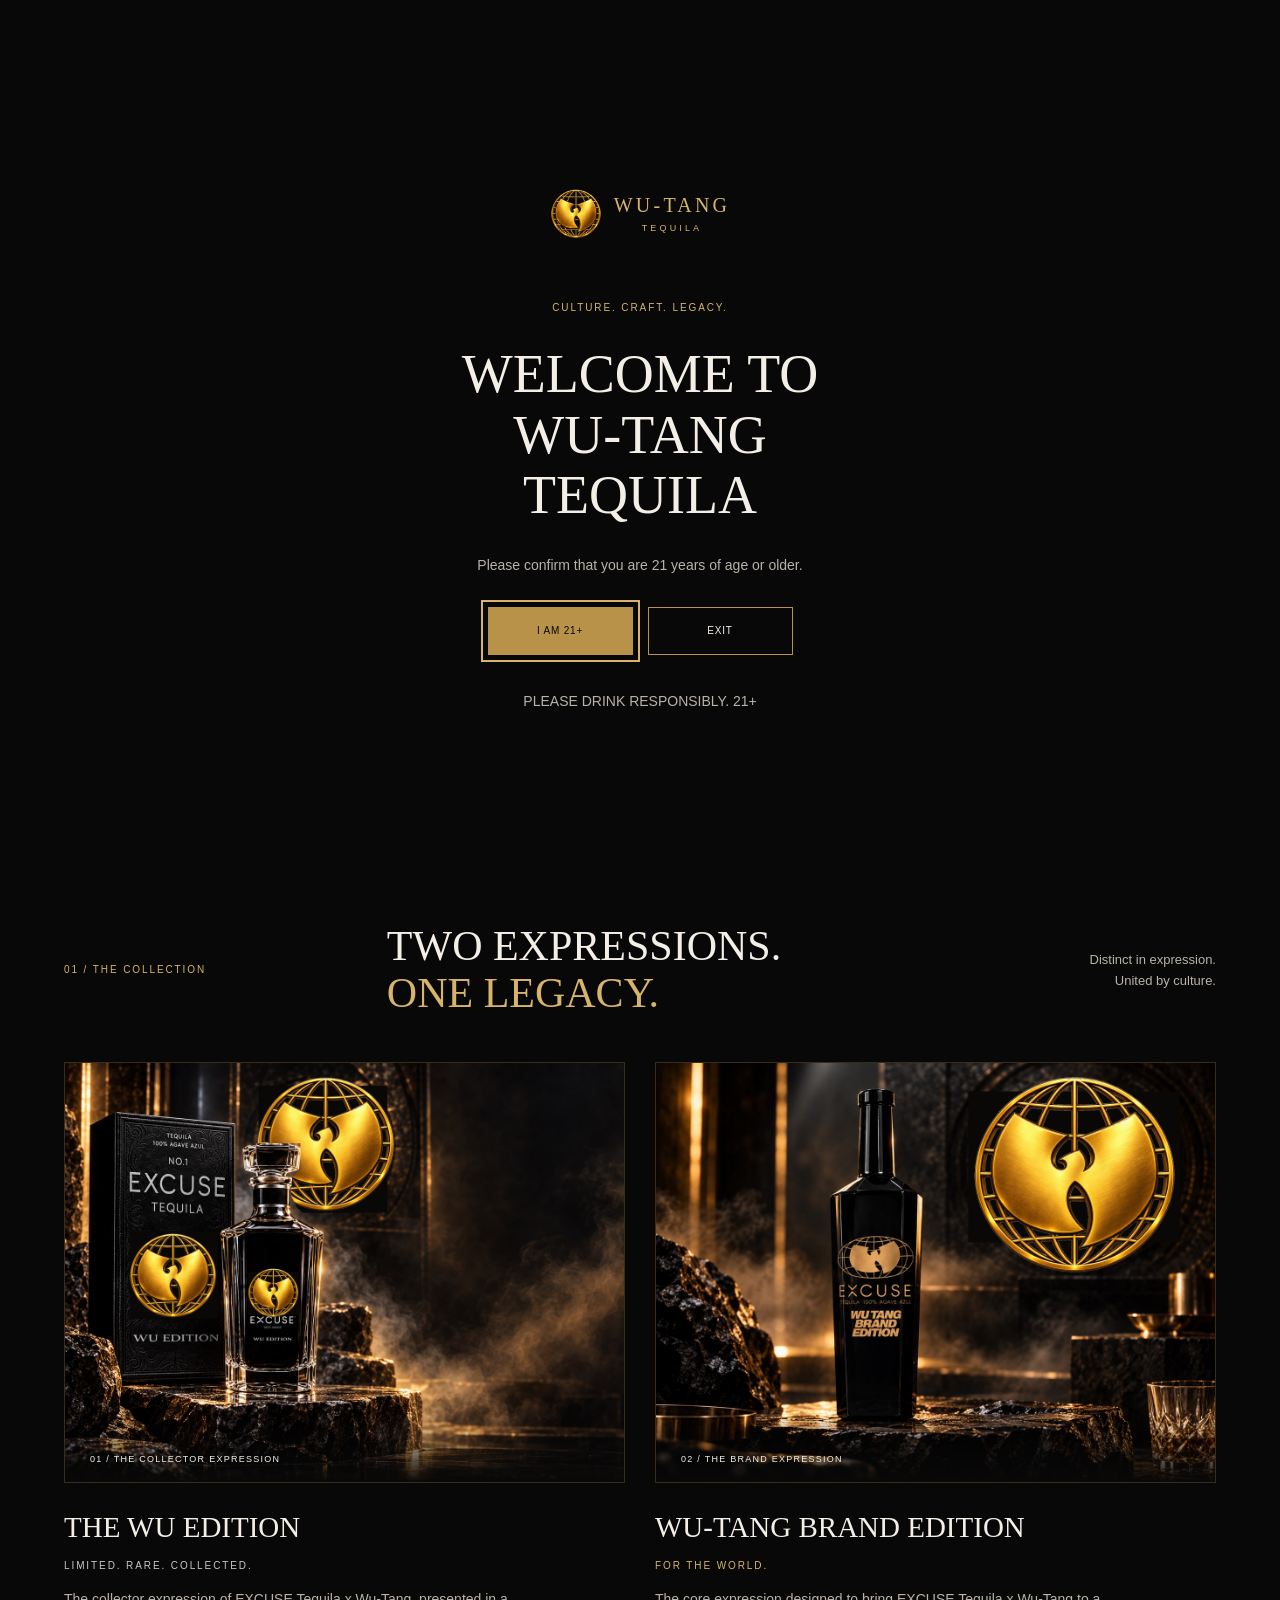
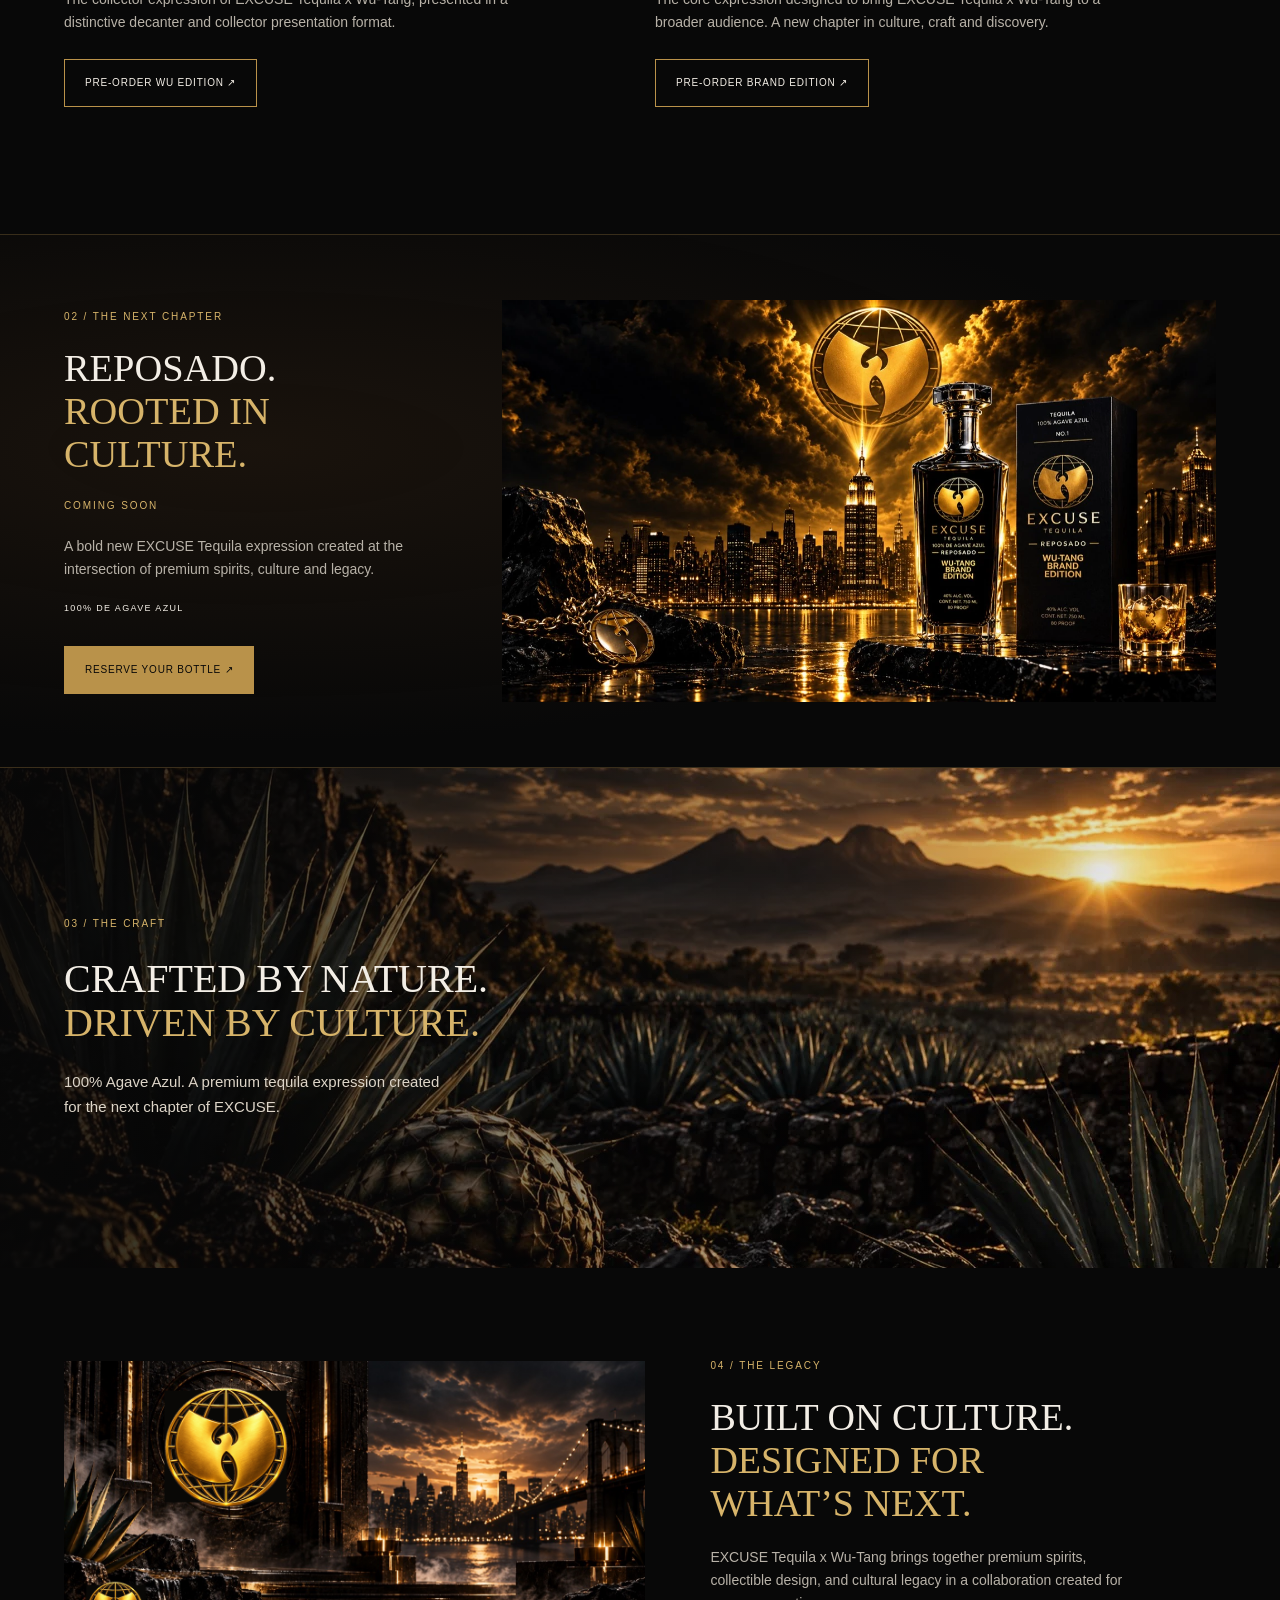
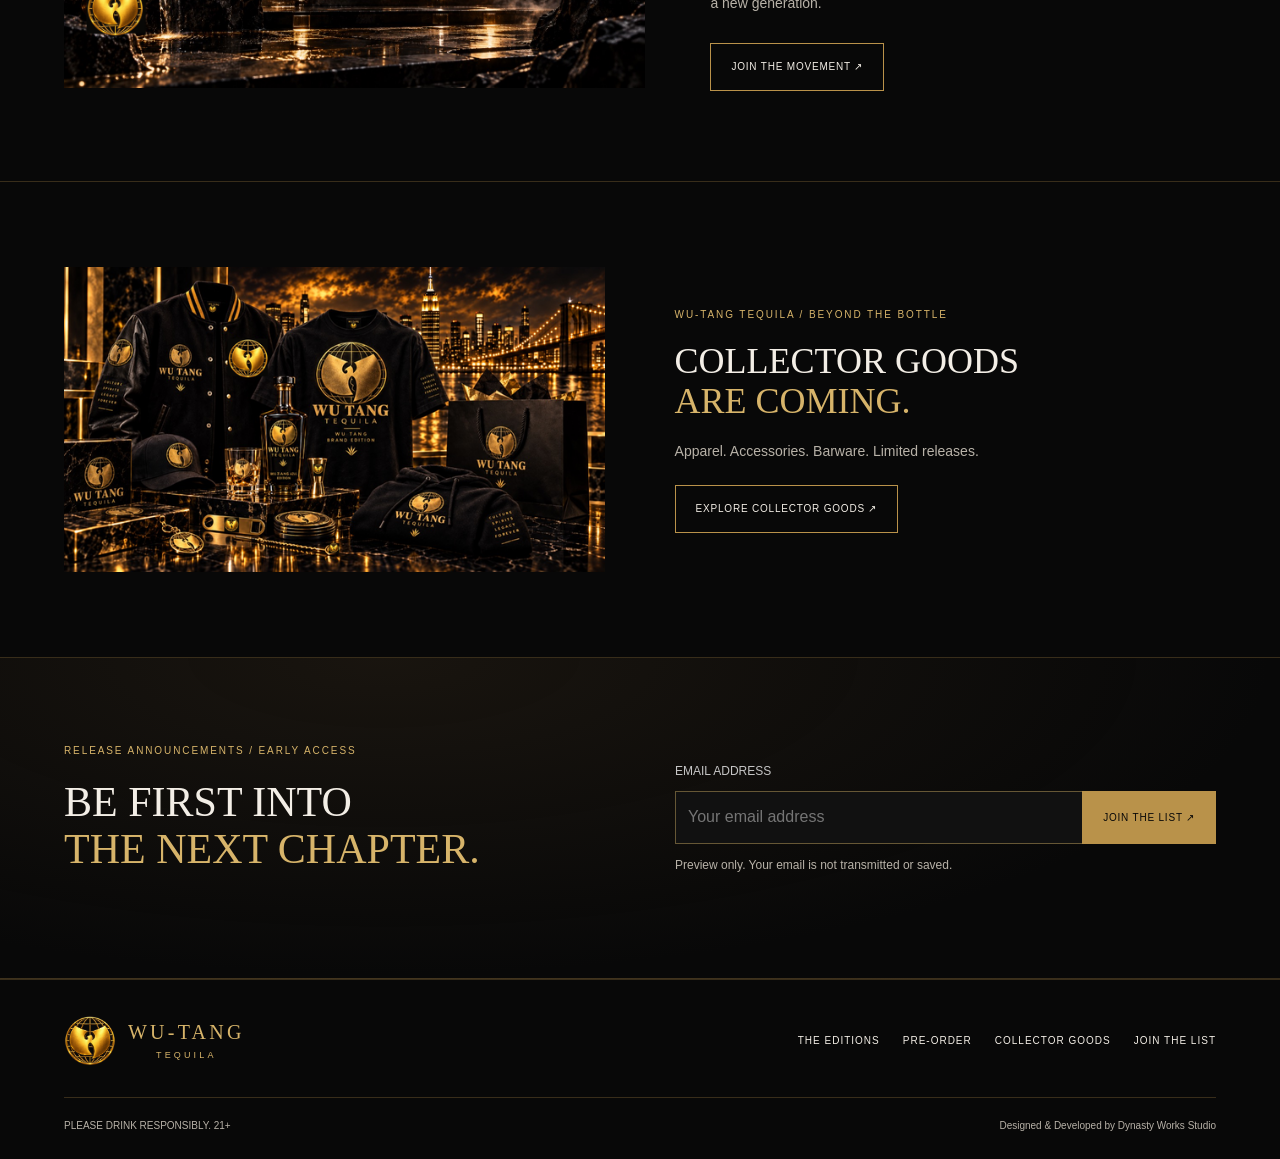
<file: index.html>
<!doctype html>
<html lang="en"><head><meta charset="UTF-8"><meta name="viewport" content="width=device-width, initial-scale=1"><meta name="theme-color" content="#080808"><title>WU-TANG TEQUILA | Coming Soon</title><meta name="description" content="Discover two EXCUSE Tequila x Wu-Tang editions, the new Reposado chapter, and register for preorder interest and launch updates."><meta property="og:title" content="WU-TANG TEQUILA | Coming Soon"><meta property="og:description" content="Reposado. Rooted in culture. Register for preorder interest and launch updates."><meta property="og:type" content="website"><meta property="og:image" content="https://ernestyearby-svg.github.io/wutang-excuse/nyc-hero.webp"><link rel="preload" as="image" href="hero-desktop-globe-review.webp?v=4" media="(min-width: 701px)"><link rel="preload" as="image" href="hero-mobile-globe-review.webp?v=4" media="(max-width: 700px)"><link rel="stylesheet" href="styles.css?v=13"><script type="module" src="app.js?v=11"></script></head>
<body>
<dialog id="age-gate" aria-labelledby="age-title"><div class="gate-inner"><span class="wordmark brand-identity" data-brand-identity>WU-TANG<small>TEQUILA</small></span><p class="eyebrow">CULTURE. CRAFT. LEGACY.</p><h2 id="age-title">WELCOME TO<br>WU-TANG TEQUILA</h2><p>Please confirm that you are 21 years of age or older.</p><div class="gate-actions"><button class="button gold" id="enter">I AM 21+</button><button class="button" id="exit">EXIT</button></div><p class="fine">PLEASE DRINK RESPONSIBLY. 21+</p></div></dialog>
<div id="site"><a class="skip" href="#main">Skip to content</a><header id="header"><a class="wordmark brand-identity" data-brand-identity href="#home" aria-label="WU-TANG TEQUILA home">WU-TANG<small>TEQUILA</small></a><nav aria-label="Main navigation"><a href="#editions">THE EDITIONS</a><button data-reserve>PRE-ORDER</button><a href="collector-goods.html">COLLECTOR GOODS</a><a href="#signup">JOIN THE LIST</a></nav><button id="menu-toggle" aria-label="Open menu" aria-expanded="false" aria-controls="mobile-menu"><span></span><span></span></button></header>
<main id="main"><section class="hero restored-hero" id="home"><picture><source media="(max-width:700px)" srcset="hero-mobile-globe-review.webp?v=4"><img src="hero-desktop-globe-review.webp?v=4" width="1280" height="720" fetchpriority="high" alt="EXCUSE collector decanter, presentation box and tall black Brand Edition bottle in golden light"></picture><div class="hero-copy"><p class="eyebrow">WU-TANG TEQUILA</p><h1>MORE THAN<br>TEQUILA.<em>IT’S A MOVEMENT.</em></h1><p class="hero-position">TWO EDITIONS. ONE LEGACY.</p><p class="hero-body">A collector expression and a bold brand edition, united by culture, craft, and legacy.</p><div class="hero-actions"><button class="button gold" data-reserve>PRE-ORDER ↗</button><a class="button" href="#editions">EXPLORE THE EDITIONS</a></div><p class="micro">100% AGAVE AZUL · CULTURE IN EVERY POUR</p></div><div class="hero-caption"><span>COLLECTIBLE SPIRIT. CULTURAL LEGACY.</span><a href="#editions">DISCOVER THE COLLECTION ↓</a></div></section>
<section class="section collection" id="editions"><div class="section-heading"><p class="eyebrow">01 / THE COLLECTION</p><h2>TWO EXPRESSIONS.<br><em>ONE LEGACY.</em></h2><p>Distinct in expression.<br>United by culture.</p></div><div class="edition-grid">
<article><div class="product-image"><img src="wu-edition-globe-review.webp?v=4" width="1280" height="960" loading="lazy" alt="WU Edition crystal decanter and silver Wu presentation box"><span>01 / THE COLLECTOR EXPRESSION</span></div><div class="product-copy"><h3>THE WU EDITION</h3><p class="eyebrow silver">LIMITED. RARE. COLLECTED.</p><p>The collector expression of EXCUSE Tequila x Wu-Tang, presented in a distinctive decanter and collector presentation format.</p><button class="button" data-reserve="wu">PRE-ORDER WU EDITION ↗</button></div></article>
<article><div class="product-image"><img src="brand-edition-globe-review.webp?v=4" width="1280" height="960" loading="lazy" alt="Tall black Wu-Tang Brand Edition bottle with gold EXCUSE treatment"><span>02 / THE BRAND EXPRESSION</span></div><div class="product-copy"><h3>WU-TANG BRAND EDITION</h3><p class="eyebrow">FOR THE WORLD.</p><p>The core expression designed to bring EXCUSE Tequila x Wu-Tang to a broader audience. A new chapter in culture, craft and discovery.</p><button class="button" data-reserve="brand">PRE-ORDER BRAND EDITION ↗</button></div></article></div></section>
<section class="nyc-feature" id="next-chapter"><div class="nyc-feature-copy"><p class="eyebrow">02 / THE NEXT CHAPTER</p><h2>REPOSADO.<br><em>ROOTED IN CULTURE.</em></h2><p class="eyebrow">COMING SOON</p><p>A bold new EXCUSE Tequila expression created at the intersection of premium spirits, culture and legacy.</p><p class="micro">100% DE AGAVE AZUL</p><button class="button gold" data-reserve="brand">RESERVE YOUR BOTTLE ↗</button></div><picture><source media="(max-width:700px)" srcset="nyc-mobile.webp"><img src="nyc-hero.webp" width="1280" height="720" loading="lazy" alt="New Reposado bottle and box beneath the gold Wu globe above New York"></picture></section>
<section class="craft" id="craft"><img src="agave.webp" width="1280" height="720" loading="lazy" alt="Agave fields in golden evening light"><div><p class="eyebrow">03 / THE CRAFT</p><h2>CRAFTED BY NATURE.<br><em>DRIVEN BY CULTURE.</em></h2><p>100% Agave Azul. A premium tequila expression created for the next chapter of EXCUSE.</p></div></section>
<section class="culture section" id="legacy"><div class="culture-art"><img src="legacy-globe-review.webp?v=4" width="1280" height="720" loading="lazy" alt="Gold-lit stone architecture overlooking the New York skyline"></div><div class="culture-copy"><p class="eyebrow">04 / THE LEGACY</p><h2>BUILT ON CULTURE.<br><em>DESIGNED FOR<br>WHAT’S NEXT.</em></h2><p>EXCUSE Tequila x Wu-Tang brings together premium spirits, collectible design, and cultural legacy in a collaboration created for a new generation.</p><a class="button" href="#signup">JOIN THE MOVEMENT ↗</a></div></section>
<section class="goods-teaser section"><a href="collector-goods.html" aria-label="Explore collector goods"><img src="goods-campaign-globe-review.webp?v=4" srcset="goods-campaign-globe-review-640.webp?v=4 640w, goods-campaign-globe-review.webp?v=4 1280w" sizes="(max-width:700px) 100vw, (max-width:1000px) 46vw, 30vw" width="1280" height="720" loading="lazy" alt="WU-TANG TEQUILA collector goods campaign with apparel, accessories and barware"></a><div><p class="eyebrow">WU-TANG TEQUILA / BEYOND THE BOTTLE</p><h2>COLLECTOR GOODS<br><em>ARE COMING.</em></h2><p>Apparel. Accessories. Barware. Limited releases.</p><a class="button" href="collector-goods.html">EXPLORE COLLECTOR GOODS ↗</a></div></section><section class="signup section" id="signup"><div><p class="eyebrow">RELEASE ANNOUNCEMENTS / EARLY ACCESS</p><h2>BE FIRST INTO<br><em>THE NEXT CHAPTER.</em></h2></div><div><form id="signup-form"><label for="signup-email">EMAIL ADDRESS</label><div class="email-row"><input id="signup-email" name="email" type="email" autocomplete="email" placeholder="Your email address" required maxlength="254"><button class="button gold" type="submit">JOIN THE LIST ↗</button></div><p class="fine">Preview only. Your email is not transmitted or saved.</p></form><div id="signup-success" class="success" role="status" hidden><h3>YOU’RE ON THE LIST.</h3><p>We’ll contact you with release, availability and preorder information.</p><p class="fine">Preview complete. No email has been submitted.</p></div></div></section>
</main><footer id="contact"><div class="footer-top"><a class="wordmark brand-identity" data-brand-identity href="#home">WU-TANG<small>TEQUILA</small></a><nav aria-label="Footer navigation"><a href="#editions">THE EDITIONS</a><button data-reserve>PRE-ORDER</button><a href="collector-goods.html">COLLECTOR GOODS</a><a href="#signup">JOIN THE LIST</a></nav></div><div class="footer-bottom"><span>PLEASE DRINK RESPONSIBLY. 21+</span><span>Designed &amp; Developed by Dynasty Works Studio</span></div></footer></div>
<dialog id="mobile-menu" aria-label="Navigation"><button class="close" id="menu-close" aria-label="Close menu">CLOSE ×</button><p class="eyebrow">EXCUSE TEQUILA x WU-TANG</p><nav><a href="#editions">The editions</a><button data-reserve>Pre-order</button><a href="collector-goods.html">Collector goods</a><a href="#signup">Join the list</a></nav><p class="fine">REPOSADO. ROOTED IN CULTURE.</p></dialog>
<dialog id="reservation" aria-labelledby="reserve-title"><button class="close" id="reserve-close" aria-label="Close reservation">CLOSE ×</button><div class="reserve-intro"><p class="eyebrow">YOUR NEXT CHAPTER</p><h2 id="reserve-title">RESERVE<br><em>YOUR EDITION.</em></h2><p>Register your preorder interest.</p><p class="fine">Preview reservation only. No payment, purchase or allocation. Details are not transmitted or saved.</p></div><form id="reserve-form"><div class="fields"><label>First Name<input name="firstName" autocomplete="given-name" required maxlength="80"></label><label>Last Name<input name="lastName" autocomplete="family-name" required maxlength="80"></label><label>Email<input name="email" type="email" autocomplete="email" required maxlength="254"></label><label>Mobile Number<input name="phone" type="tel" autocomplete="tel" required pattern="[+0-9\(\) .\-]{7,25}" maxlength="25" title="Enter a phone number with 7–25 characters."></label><label>State<select name="state" autocomplete="address-level1" required><option value="">Select state</option></select></label><label>Zip Code<input name="zip" autocomplete="postal-code" inputmode="numeric" pattern="[0-9]{5}(-[0-9]{4})?" maxlength="10" title="Enter a five-digit ZIP code or ZIP+4." required></label><label>Edition<select name="edition" required><option value="wu">WU Edition</option><option value="brand">Brand Edition</option></select></label><label>Quantity<select name="quantity" required><option>1</option><option>2</option><option>3</option><option>4+</option></select></label></div><label class="check"><input type="checkbox" name="age" required><span>I confirm that I am 21 years of age or older.</span></label><label class="check"><input type="checkbox" name="consent" required><span>I agree to receive updates regarding EXCUSE Tequila availability and release information.</span></label><button class="button gold submit" type="submit">SUBMIT PRE-ORDER INTEREST ↗</button></form><div id="reserve-success" class="success" role="status" tabindex="-1" hidden><p class="eyebrow">PREVIEW CONFIRMATION</p><h3>YOU’RE ON THE LIST.</h3><p>We’ll contact you with release, availability and preorder information.</p><p class="fine">This is a demonstration of the confirmation experience. No details were submitted, and no reservation or follow-up was created.</p><button class="button" id="reserve-done">BACK TO THE PAGE</button></div></dialog>
</body></html>
</file>
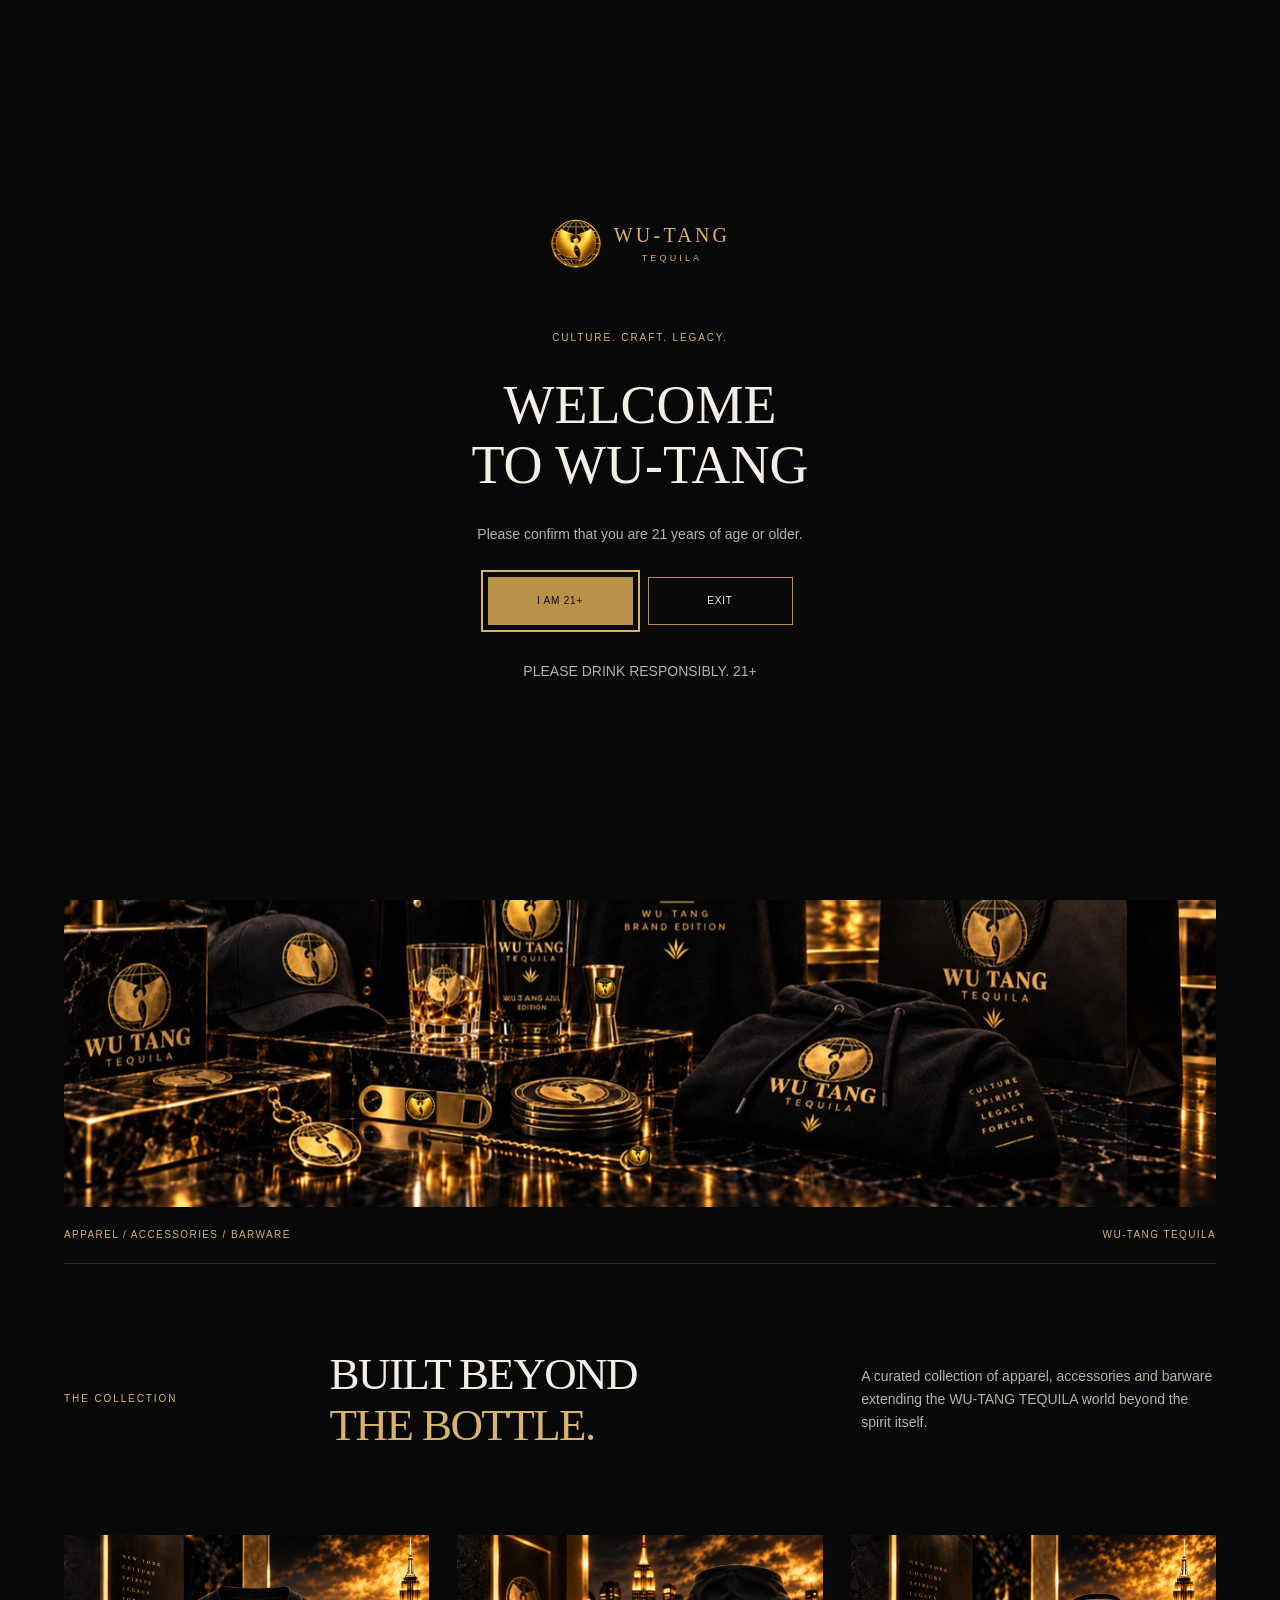
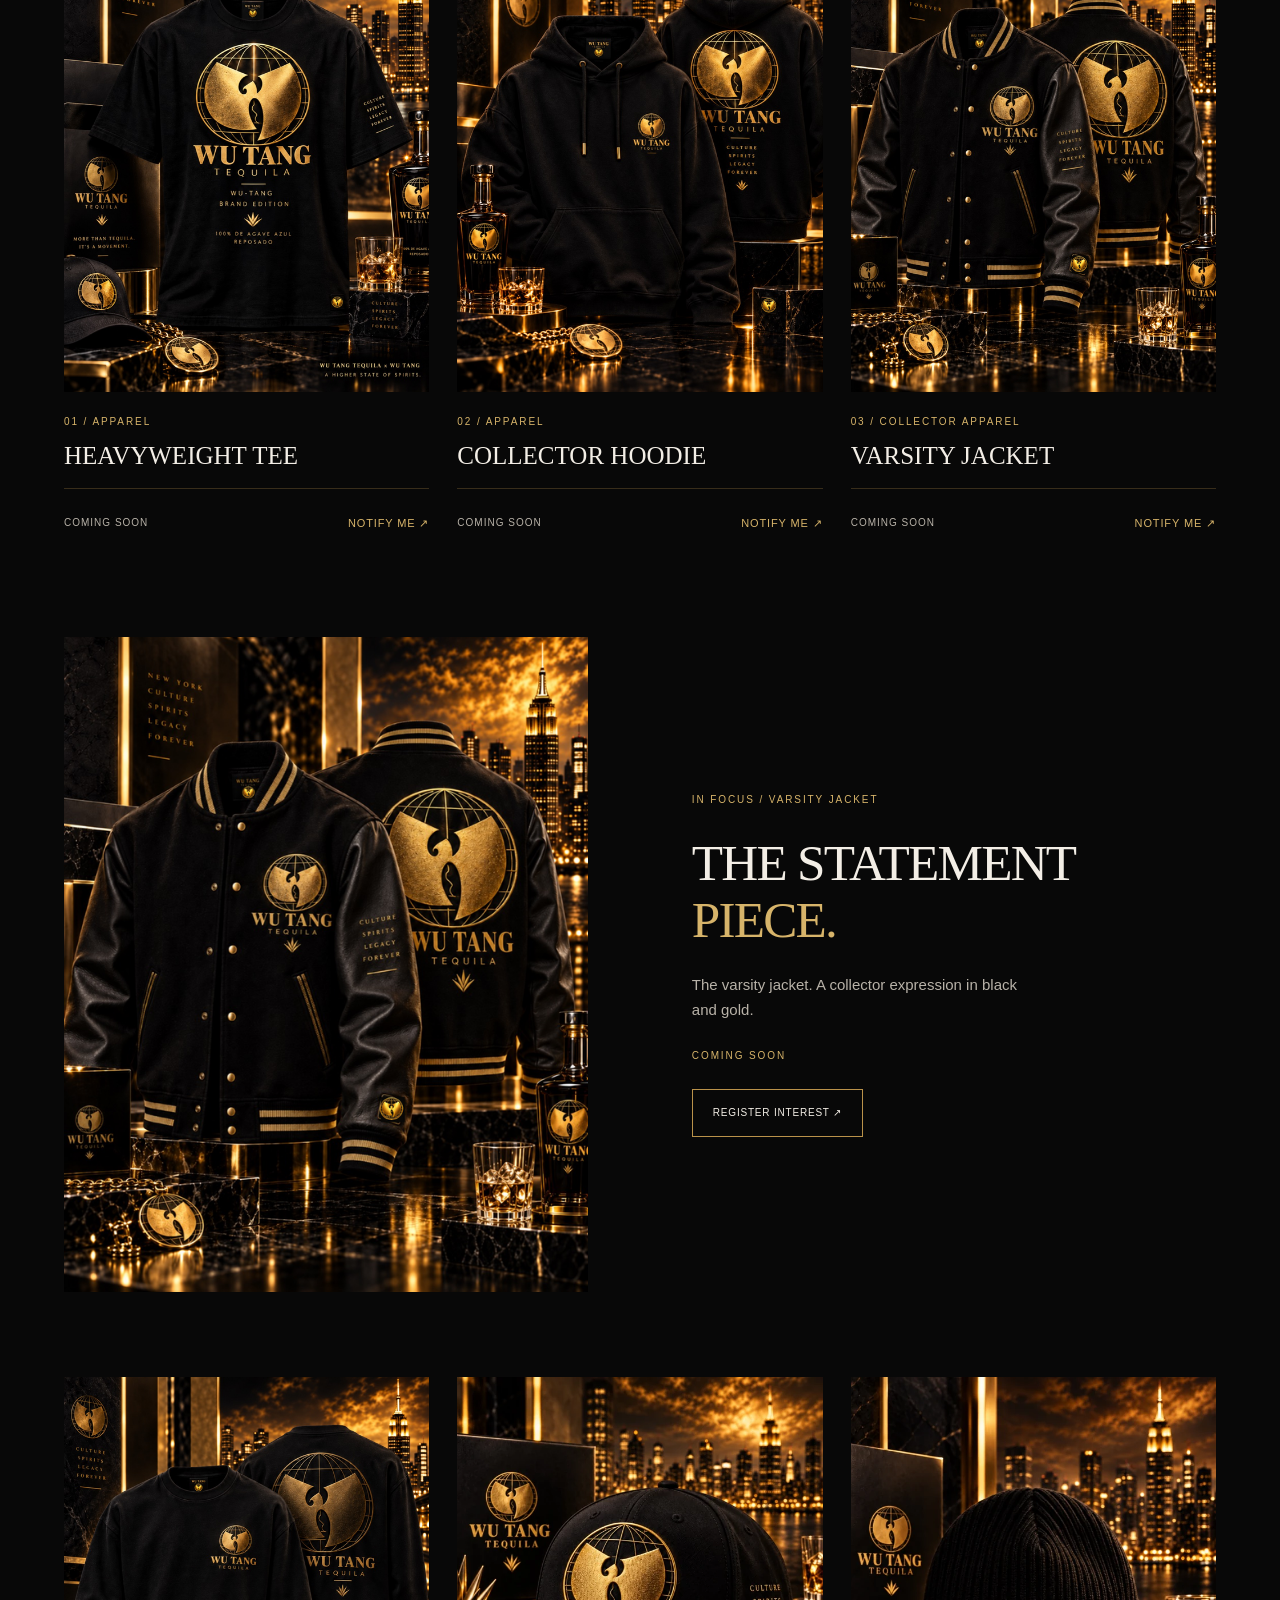
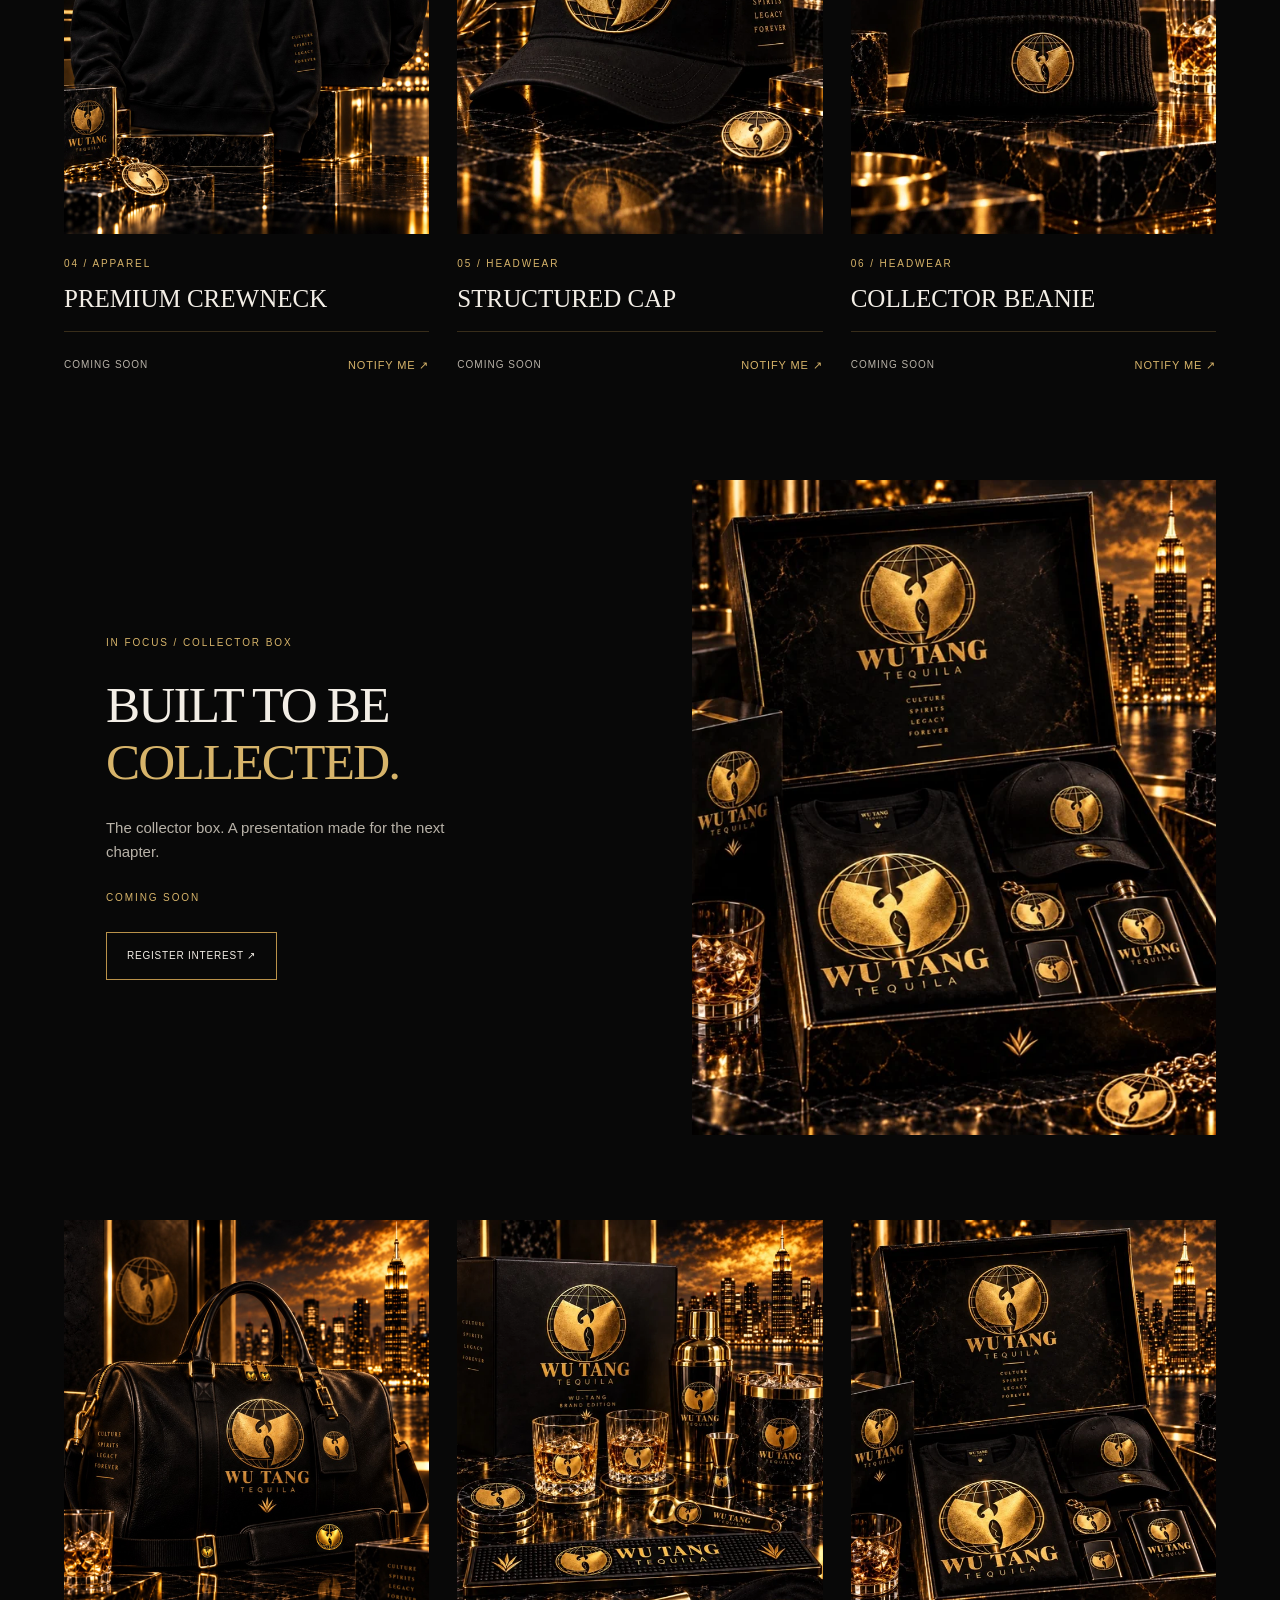
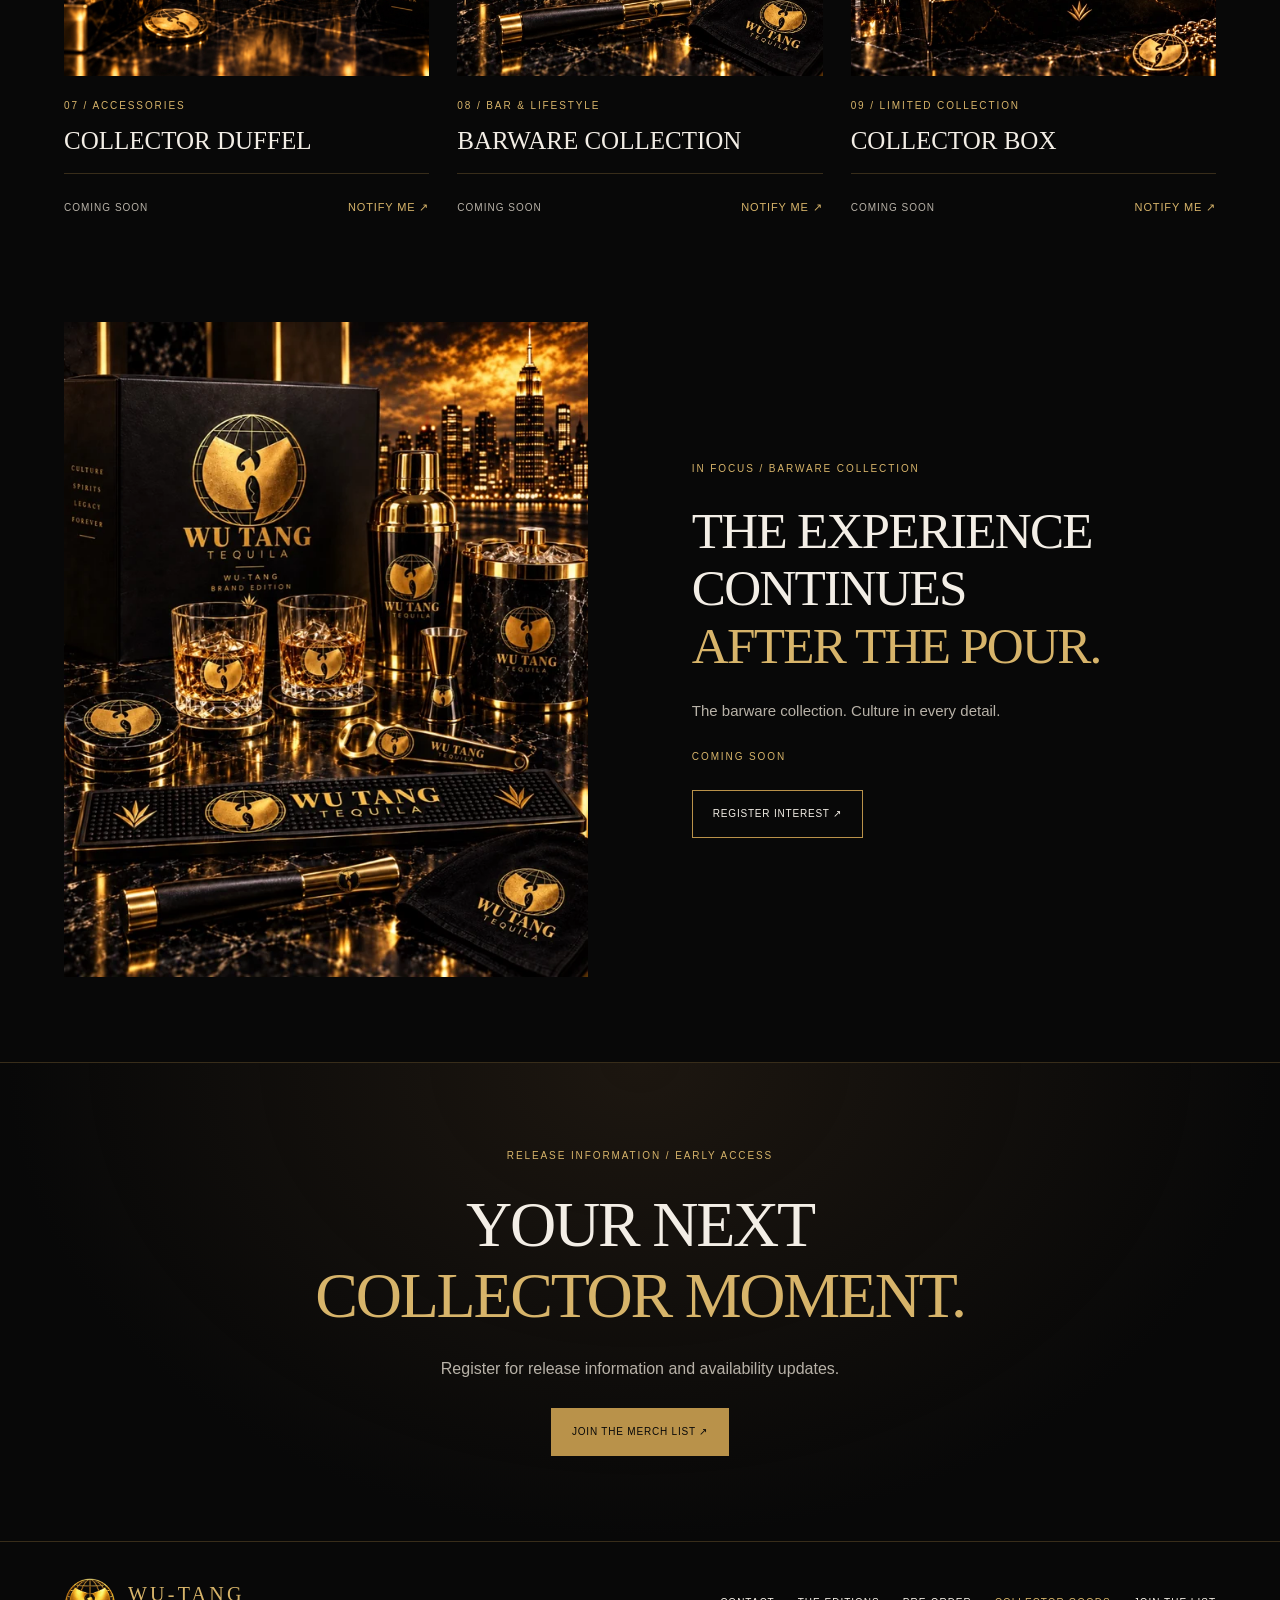
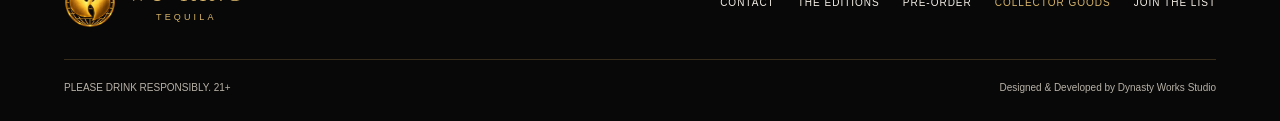
<file: collector-goods.html>
<!doctype html>
<html lang="en"><head><meta charset="UTF-8"><meta name="viewport" content="width=device-width, initial-scale=1"><meta name="theme-color" content="#080808"><title>Collector Goods | WU-TANG TEQUILA</title><meta name="description" content="Explore the upcoming WU-TANG TEQUILA collector goods collection: apparel, accessories and barware. Register for release updates."><meta property="og:title" content="Collector Goods | WU-TANG TEQUILA"><meta property="og:description" content="Culture. Spirits. Legacy. Discover collector goods coming soon."><meta property="og:type" content="website"><meta property="og:image" content="https://ernestyearby-svg.github.io/wutang-excuse/goods-campaign-globe-review.webp?v=4"><link rel="stylesheet" href="styles.css?v=13"><script type="module" src="app.js?v=11"></script><link rel="stylesheet" href="collector-goods.css?v=3"><script type="module" src="collector-goods.js?v=1"></script></head>
<body>
<dialog id="age-gate" aria-labelledby="age-title"><div class="gate-inner"><span class="wordmark brand-identity" data-brand-identity>WU-TANG<small>TEQUILA</small></span><p class="eyebrow">CULTURE. CRAFT. LEGACY.</p><h2 id="age-title">WELCOME<br>TO WU-TANG</h2><p>Please confirm that you are 21 years of age or older.</p><div class="gate-actions"><button class="button gold" id="enter">I AM 21+</button><button class="button" id="exit">EXIT</button></div><p class="fine">PLEASE DRINK RESPONSIBLY. 21+</p></div></dialog>
<div id="site"><a class="skip" href="#main">Skip to content</a><header id="header"><a class="wordmark brand-identity" data-brand-identity href="index.html#home" aria-label="WU-TANG TEQUILA home">WU-TANG<small>TEQUILA</small></a><nav aria-label="Main navigation"><a href="index.html#editions">THE EDITIONS</a><button data-reserve>PRE-ORDER</button><a href="collector-goods.html" aria-current="page">COLLECTOR GOODS</a><a href="#signup">JOIN THE LIST</a></nav><button id="menu-toggle" aria-label="Open menu" aria-expanded="false" aria-controls="mobile-menu"><span></span><span></span></button></header>
<main id="main" class="goods-page"><section class="goods-hero"><div class="goods-hero-top"><div class="goods-official-identity brand-identity" data-brand-identity>WU-TANG TEQUILA</div><div><p class="eyebrow">WU-TANG TEQUILA</p><h1>COLLECTOR<br><em>GOODS.</em></h1></div><div class="goods-hero-intro"><p class="goods-manifesto">CULTURE. <br>SPIRITS. <br>LEGACY.</p><p>A limited collection inspired by the WU-TANG TEQUILA collection.</p><p class="eyebrow">COMING SOON</p><div class="goods-actions"><button class="button gold" data-interest="all">JOIN THE MERCH LIST</button><a class="button" href="#collection">EXPLORE THE COLLECTION ↓</a></div></div></div><div class="goods-campaign"><img src="goods-campaign-globe-review.webp?v=4" srcset="goods-campaign-globe-review-640.webp?v=4 640w, goods-campaign-globe-review.webp?v=4 1280w" sizes="100vw" width="1280" height="720" fetchpriority="high" alt="WU-TANG TEQUILA collector goods campaign with apparel, accessories and barware"></div><div class="goods-caption"><span>APPAREL / ACCESSORIES / BARWARE</span><span>WU-TANG TEQUILA</span></div></section><section class="goods-intro section" id="collection"><p class="eyebrow">THE COLLECTION</p><h2>BUILT BEYOND<br><em>THE BOTTLE.</em></h2><p>A curated collection of apparel, accessories and barware extending the WU-TANG TEQUILA world beyond the spirit itself.</p></section><section class="goods-grid" aria-label="Apparel collection"><article class="goods-card"><img src="goods-tee-globe-review.webp?v=4" srcset="goods-tee-globe-review-640.webp?v=4 640w, goods-tee-globe-review.webp?v=4 1024w" sizes="(max-width:700px) 100vw, (max-width:1000px) 46vw, 30vw" width="1024" height="1280" loading="lazy" alt="HEAVYWEIGHT TEE — approved black and gold WU-TANG TEQUILA presentation"><div class="goods-card-copy"><p class="eyebrow">01 / APPAREL</p><h3>HEAVYWEIGHT TEE</h3><div class="goods-card-bottom"><span>COMING SOON</span><button data-interest="tee" aria-label="Notify me about HEAVYWEIGHT TEE">NOTIFY ME <span aria-hidden="true">↗</span></button></div></div></article><article class="goods-card"><img src="goods-hoodie-globe-review.webp?v=4" srcset="goods-hoodie-globe-review-640.webp?v=4 640w, goods-hoodie-globe-review.webp?v=4 1024w" sizes="(max-width:700px) 100vw, (max-width:1000px) 46vw, 30vw" width="1024" height="1280" loading="lazy" alt="COLLECTOR HOODIE — approved black and gold WU-TANG TEQUILA presentation"><div class="goods-card-copy"><p class="eyebrow">02 / APPAREL</p><h3>COLLECTOR HOODIE</h3><div class="goods-card-bottom"><span>COMING SOON</span><button data-interest="hoodie" aria-label="Notify me about COLLECTOR HOODIE">NOTIFY ME <span aria-hidden="true">↗</span></button></div></div></article><article class="goods-card"><img src="goods-jacket-globe-review.webp?v=4" srcset="goods-jacket-globe-review-640.webp?v=4 640w, goods-jacket-globe-review.webp?v=4 1024w" sizes="(max-width:700px) 100vw, (max-width:1000px) 46vw, 30vw" width="1024" height="1280" loading="lazy" alt="VARSITY JACKET — approved black and gold WU-TANG TEQUILA presentation"><div class="goods-card-copy"><p class="eyebrow">03 / COLLECTOR APPAREL</p><h3>VARSITY JACKET</h3><div class="goods-card-bottom"><span>COMING SOON</span><button data-interest="jacket" aria-label="Notify me about VARSITY JACKET">NOTIFY ME <span aria-hidden="true">↗</span></button></div></div></article></section><section class="goods-feature "><div class="goods-feature-image"><img src="goods-jacket-globe-review.webp?v=4" srcset="goods-jacket-globe-review-640.webp?v=4 640w, goods-jacket-globe-review.webp?v=4 1024w" sizes="(max-width:700px) 100vw, (max-width:1000px) 43vw, (max-width:1440px) 41vw, 600px" width="1024" height="1280" loading="lazy" alt="VARSITY JACKET — approved black and gold WU-TANG TEQUILA presentation"></div><div class="goods-feature-copy"><p class="eyebrow">IN FOCUS / VARSITY JACKET</p><h2>THE STATEMENT<br><em>PIECE.</em></h2><p>The varsity jacket. A collector expression in black and gold.</p><p class="eyebrow">COMING SOON</p><button class="button" data-interest="jacket">REGISTER INTEREST ↗</button></div></section><section class="goods-grid" aria-label="Apparel and headwear"><article class="goods-card"><img src="goods-crewneck-globe-review.webp?v=4" srcset="goods-crewneck-globe-review-640.webp?v=4 640w, goods-crewneck-globe-review.webp?v=4 1024w" sizes="(max-width:700px) 100vw, (max-width:1000px) 46vw, 30vw" width="1024" height="1280" loading="lazy" alt="PREMIUM CREWNECK — approved black and gold WU-TANG TEQUILA presentation"><div class="goods-card-copy"><p class="eyebrow">04 / APPAREL</p><h3>PREMIUM CREWNECK</h3><div class="goods-card-bottom"><span>COMING SOON</span><button data-interest="crewneck" aria-label="Notify me about PREMIUM CREWNECK">NOTIFY ME <span aria-hidden="true">↗</span></button></div></div></article><article class="goods-card"><img src="goods-cap.webp?v=2" srcset="goods-cap-640.webp?v=2 640w, goods-cap.webp?v=2 1024w" sizes="(max-width:700px) 100vw, (max-width:1000px) 46vw, 30vw" width="1024" height="1280" loading="lazy" alt="STRUCTURED CAP — approved black and gold WU-TANG TEQUILA presentation"><div class="goods-card-copy"><p class="eyebrow">05 / HEADWEAR</p><h3>STRUCTURED CAP</h3><div class="goods-card-bottom"><span>COMING SOON</span><button data-interest="cap" aria-label="Notify me about STRUCTURED CAP">NOTIFY ME <span aria-hidden="true">↗</span></button></div></div></article><article class="goods-card"><img src="goods-beanie.webp?v=2" srcset="goods-beanie-640.webp?v=2 640w, goods-beanie.webp?v=2 1024w" sizes="(max-width:700px) 100vw, (max-width:1000px) 46vw, 30vw" width="1024" height="1280" loading="lazy" alt="COLLECTOR BEANIE — approved black and gold WU-TANG TEQUILA presentation"><div class="goods-card-copy"><p class="eyebrow">06 / HEADWEAR</p><h3>COLLECTOR BEANIE</h3><div class="goods-card-bottom"><span>COMING SOON</span><button data-interest="beanie" aria-label="Notify me about COLLECTOR BEANIE">NOTIFY ME <span aria-hidden="true">↗</span></button></div></div></article></section><section class="goods-feature reverse"><div class="goods-feature-image"><img src="goods-box.webp?v=2" srcset="goods-box-640.webp?v=2 640w, goods-box.webp?v=2 1024w" sizes="(max-width:700px) 100vw, (max-width:1000px) 43vw, (max-width:1440px) 41vw, 600px" width="1024" height="1280" loading="lazy" alt="COLLECTOR BOX — approved black and gold WU-TANG TEQUILA presentation"></div><div class="goods-feature-copy"><p class="eyebrow">IN FOCUS / COLLECTOR BOX</p><h2>BUILT TO BE<br><em>COLLECTED.</em></h2><p>The collector box. A presentation made for the next chapter.</p><p class="eyebrow">COMING SOON</p><button class="button" data-interest="box">REGISTER INTEREST ↗</button></div></section><section class="goods-grid" aria-label="Accessories and lifestyle"><article class="goods-card"><img src="goods-duffel-globe-review.webp?v=4" srcset="goods-duffel-globe-review-640.webp?v=4 640w, goods-duffel-globe-review.webp?v=4 1024w" sizes="(max-width:700px) 100vw, (max-width:1000px) 46vw, 30vw" width="1024" height="1280" loading="lazy" alt="COLLECTOR DUFFEL — approved black and gold WU-TANG TEQUILA presentation"><div class="goods-card-copy"><p class="eyebrow">07 / ACCESSORIES</p><h3>COLLECTOR DUFFEL</h3><div class="goods-card-bottom"><span>COMING SOON</span><button data-interest="duffel" aria-label="Notify me about COLLECTOR DUFFEL">NOTIFY ME <span aria-hidden="true">↗</span></button></div></div></article><article class="goods-card"><img src="goods-barware.webp?v=2" srcset="goods-barware-640.webp?v=2 640w, goods-barware.webp?v=2 1024w" sizes="(max-width:700px) 100vw, (max-width:1000px) 46vw, 30vw" width="1024" height="1280" loading="lazy" alt="BARWARE COLLECTION — approved black and gold WU-TANG TEQUILA presentation"><div class="goods-card-copy"><p class="eyebrow">08 / BAR & LIFESTYLE</p><h3>BARWARE COLLECTION</h3><div class="goods-card-bottom"><span>COMING SOON</span><button data-interest="barware" aria-label="Notify me about BARWARE COLLECTION">NOTIFY ME <span aria-hidden="true">↗</span></button></div></div></article><article class="goods-card"><img src="goods-box.webp?v=2" srcset="goods-box-640.webp?v=2 640w, goods-box.webp?v=2 1024w" sizes="(max-width:700px) 100vw, (max-width:1000px) 46vw, 30vw" width="1024" height="1280" loading="lazy" alt="COLLECTOR BOX — approved black and gold WU-TANG TEQUILA presentation"><div class="goods-card-copy"><p class="eyebrow">09 / LIMITED COLLECTION</p><h3>COLLECTOR BOX</h3><div class="goods-card-bottom"><span>COMING SOON</span><button data-interest="box" aria-label="Notify me about COLLECTOR BOX">NOTIFY ME <span aria-hidden="true">↗</span></button></div></div></article></section><section class="goods-feature "><div class="goods-feature-image"><img src="goods-barware.webp?v=2" srcset="goods-barware-640.webp?v=2 640w, goods-barware.webp?v=2 1024w" sizes="(max-width:700px) 100vw, (max-width:1000px) 43vw, (max-width:1440px) 41vw, 600px" width="1024" height="1280" loading="lazy" alt="BARWARE COLLECTION — approved black and gold WU-TANG TEQUILA presentation"></div><div class="goods-feature-copy"><p class="eyebrow">IN FOCUS / BARWARE COLLECTION</p><h2>THE EXPERIENCE<br>CONTINUES<br><em>AFTER THE POUR.</em></h2><p>The barware collection. Culture in every detail.</p><p class="eyebrow">COMING SOON</p><button class="button" data-interest="barware">REGISTER INTEREST ↗</button></div></section><section class="goods-signup section" id="signup"><p class="eyebrow">RELEASE INFORMATION / EARLY ACCESS</p><h2>YOUR NEXT<br><em>COLLECTOR MOMENT.</em></h2><p>Register for release information and availability updates.</p><button class="button gold" data-interest="all">JOIN THE MERCH LIST ↗</button></section><form id="signup-form" hidden><input name="email" type="email"></form><div id="signup-success" hidden></div></main><footer id="contact"><div class="footer-top"><a class="wordmark brand-identity" data-brand-identity href="index.html#home">WU-TANG<small>TEQUILA</small></a><nav aria-label="Footer navigation"><a href="index.html#contact">CONTACT</a><a href="index.html#editions">THE EDITIONS</a><button data-reserve>PRE-ORDER</button><a href="collector-goods.html" aria-current="page">COLLECTOR GOODS</a><a href="#signup">JOIN THE LIST</a></nav></div><div class="footer-bottom"><span>PLEASE DRINK RESPONSIBLY. 21+</span><span>Designed &amp; Developed by Dynasty Works Studio</span></div></footer></div>
<dialog id="mobile-menu" aria-label="Navigation"><button class="close" id="menu-close" aria-label="Close menu">CLOSE ×</button><p class="eyebrow">WU-TANG TEQUILA</p><nav><a href="index.html#editions">The editions</a><button data-reserve>Pre-order</button><a href="collector-goods.html" aria-current="page">Collector goods</a><a href="#signup">Join the list</a></nav><p class="fine">REPOSADO. ROOTED IN CULTURE.</p></dialog>
<dialog id="reservation" aria-labelledby="reserve-title"><button class="close" id="reserve-close" aria-label="Close reservation">CLOSE ×</button><div class="reserve-intro"><p class="eyebrow">YOUR NEXT CHAPTER</p><h2 id="reserve-title">RESERVE<br><em>YOUR EDITION.</em></h2><p>Register your preorder interest.</p><p class="fine">Preview reservation only. No payment, purchase or allocation. Details are not transmitted or saved.</p></div><form id="reserve-form"><div class="fields"><label>First Name<input name="firstName" autocomplete="given-name" required maxlength="80"></label><label>Last Name<input name="lastName" autocomplete="family-name" required maxlength="80"></label><label>Email<input name="email" type="email" autocomplete="email" required maxlength="254"></label><label>Mobile Number<input name="phone" type="tel" autocomplete="tel" required pattern="[+0-9\(\) .\-]{7,25}" maxlength="25" title="Enter a phone number with 7–25 characters."></label><label>State<select name="state" autocomplete="address-level1" required><option value="">Select state</option></select></label><label>Zip Code<input name="zip" autocomplete="postal-code" inputmode="numeric" pattern="[0-9]{5}(-[0-9]{4})?" maxlength="10" title="Enter a five-digit ZIP code or ZIP+4." required></label><label>Edition<select name="edition" required><option value="wu">WU Edition</option><option value="brand">Brand Edition</option></select></label><label>Quantity<select name="quantity" required><option>1</option><option>2</option><option>3</option><option>4+</option></select></label></div><label class="check"><input type="checkbox" name="age" required><span>I confirm that I am 21 years of age or older.</span></label><label class="check"><input type="checkbox" name="consent" required><span>I agree to receive updates regarding WU-TANG TEQUILA availability and release information.</span></label><button class="button gold submit" type="submit">SUBMIT PRE-ORDER INTEREST ↗</button></form><div id="reserve-success" class="success" role="status" tabindex="-1" hidden><p class="eyebrow">PREVIEW CONFIRMATION</p><h3>YOU’RE ON THE LIST.</h3><p>We’ll contact you with release, availability and preorder information.</p><p class="fine">This is a demonstration of the confirmation experience. No details were submitted, and no reservation or follow-up was created.</p><button class="button" id="reserve-done">BACK TO THE PAGE</button></div></dialog>
<dialog id="goods-interest" aria-labelledby="goods-interest-title"><button class="close" id="goods-close" aria-label="Close interest form">CLOSE ×</button><div id="goods-form-content"><p class="eyebrow">COLLECTOR GOODS / COMING SOON</p><h2 id="goods-interest-title">GET FIRST<br><em>ACCESS.</em></h2><p>Register for release information, availability and early access to WU-TANG TEQUILA collector goods.</p><form id="goods-form"><div class="fields"><label>First Name<input name="firstName" autocomplete="given-name" required maxlength="80"></label><label>Last Name<input name="lastName" autocomplete="family-name" required maxlength="80"></label><label>Email<input name="email" type="email" autocomplete="email" required maxlength="254"></label><label>Mobile Number<input name="phone" type="tel" autocomplete="tel" required minlength="7" title="Enter a phone number with 7–25 characters." maxlength="25"></label></div><fieldset><legend>Interested In <span>(select any)</span></legend><div class="interest-options"><label class="check"><input type="checkbox" name="interests" value="tee"><span>HEAVYWEIGHT TEE</span></label><label class="check"><input type="checkbox" name="interests" value="hoodie"><span>COLLECTOR HOODIE</span></label><label class="check"><input type="checkbox" name="interests" value="jacket"><span>VARSITY JACKET</span></label><label class="check"><input type="checkbox" name="interests" value="crewneck"><span>PREMIUM CREWNECK</span></label><label class="check"><input type="checkbox" name="interests" value="cap"><span>STRUCTURED CAP</span></label><label class="check"><input type="checkbox" name="interests" value="beanie"><span>COLLECTOR BEANIE</span></label><label class="check"><input type="checkbox" name="interests" value="duffel"><span>COLLECTOR DUFFEL</span></label><label class="check"><input type="checkbox" name="interests" value="barware"><span>BARWARE COLLECTION</span></label><label class="check"><input type="checkbox" name="interests" value="box"><span>COLLECTOR BOX</span></label><label class="check"><input type="checkbox" name="interests" value="all"><span>ALL RELEASES</span></label></div></fieldset><p id="goods-error" role="alert" hidden>Please select at least one item or All Releases.</p><p class="fine">Preview form. Your details are not saved or transmitted.</p><button class="button gold submit" type="submit">JOIN THE MERCH LIST ↗</button></form></div><div id="goods-success" class="success" tabindex="-1" role="status" hidden><p class="eyebrow">PREVIEW CONFIRMATION</p><h2>YOU’RE ON<br><em>THE LIST.</em></h2><p>We’ll send release information and availability updates when the collection is ready.</p><p class="fine">This is a preview of the confirmation. No details were submitted and no follow-up has been scheduled.</p><button class="button" id="goods-done">BACK TO THE COLLECTION</button></div></dialog></body></html>
</file>
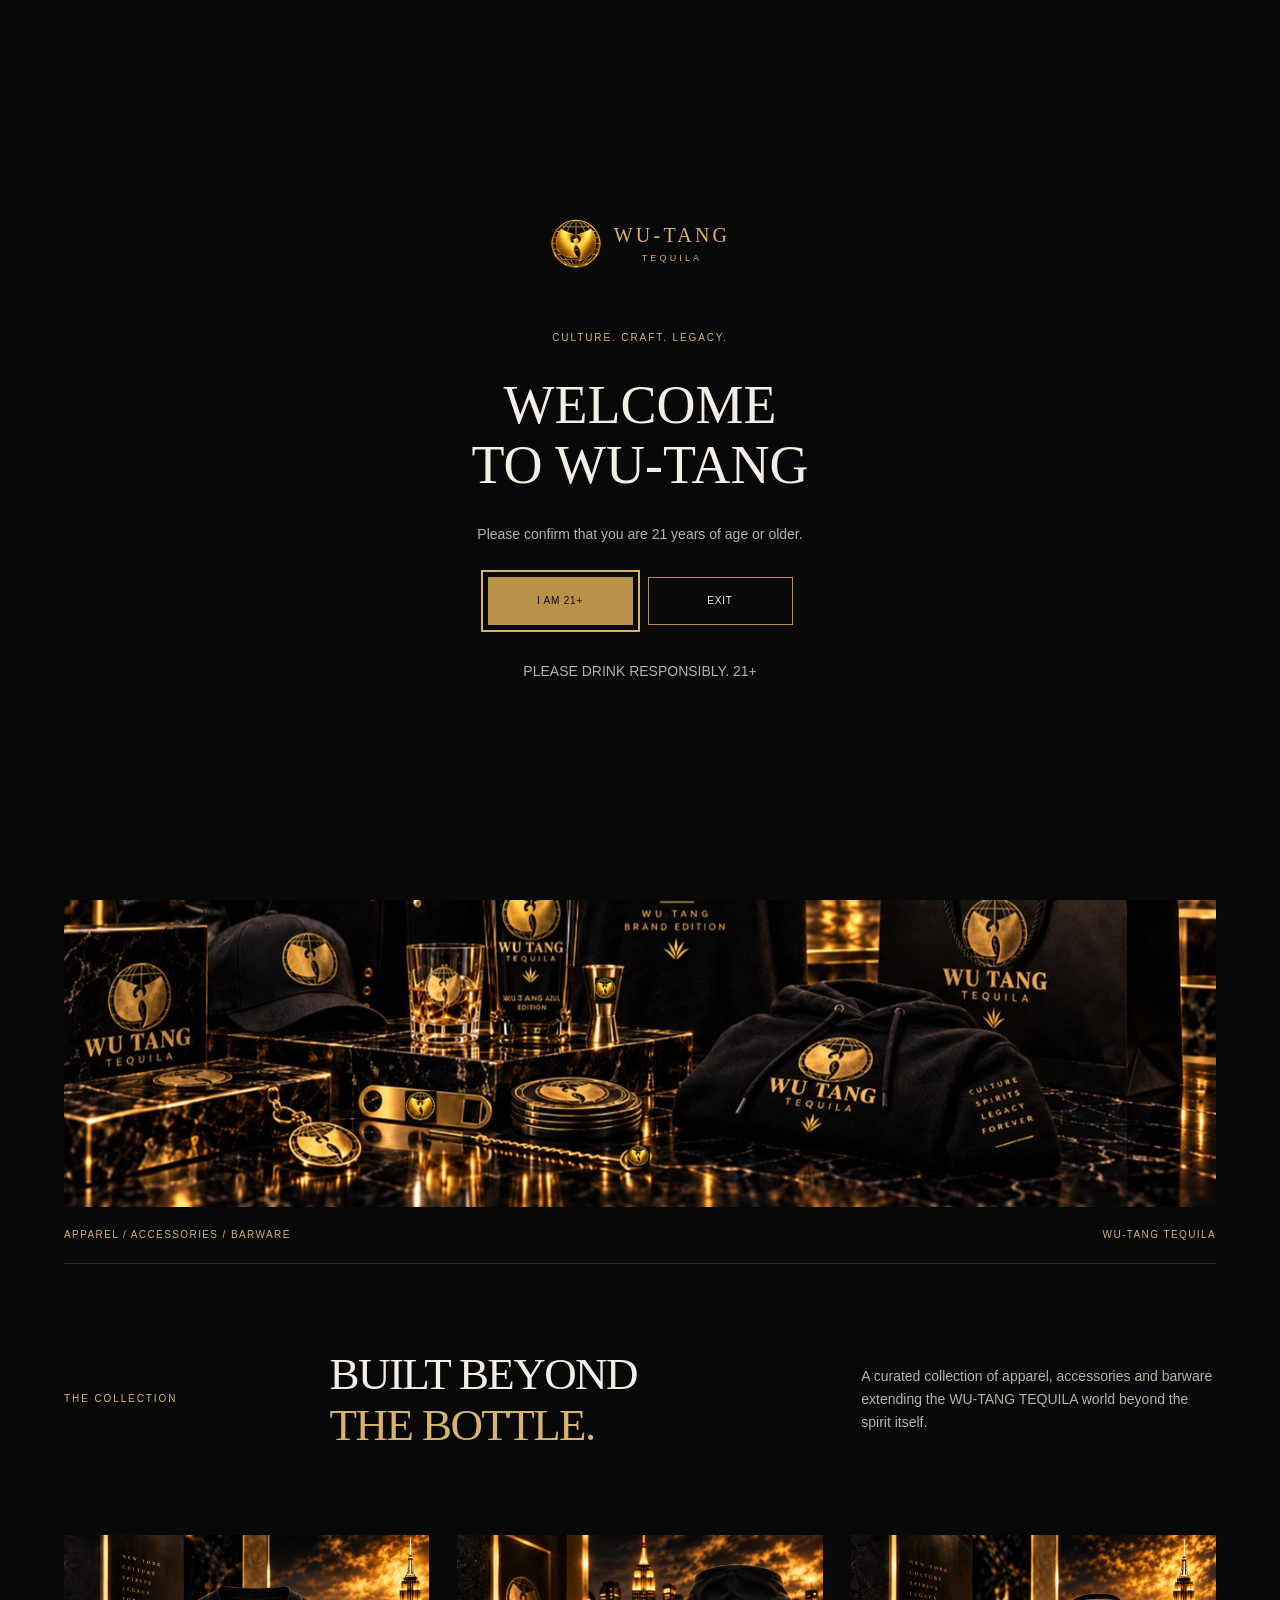
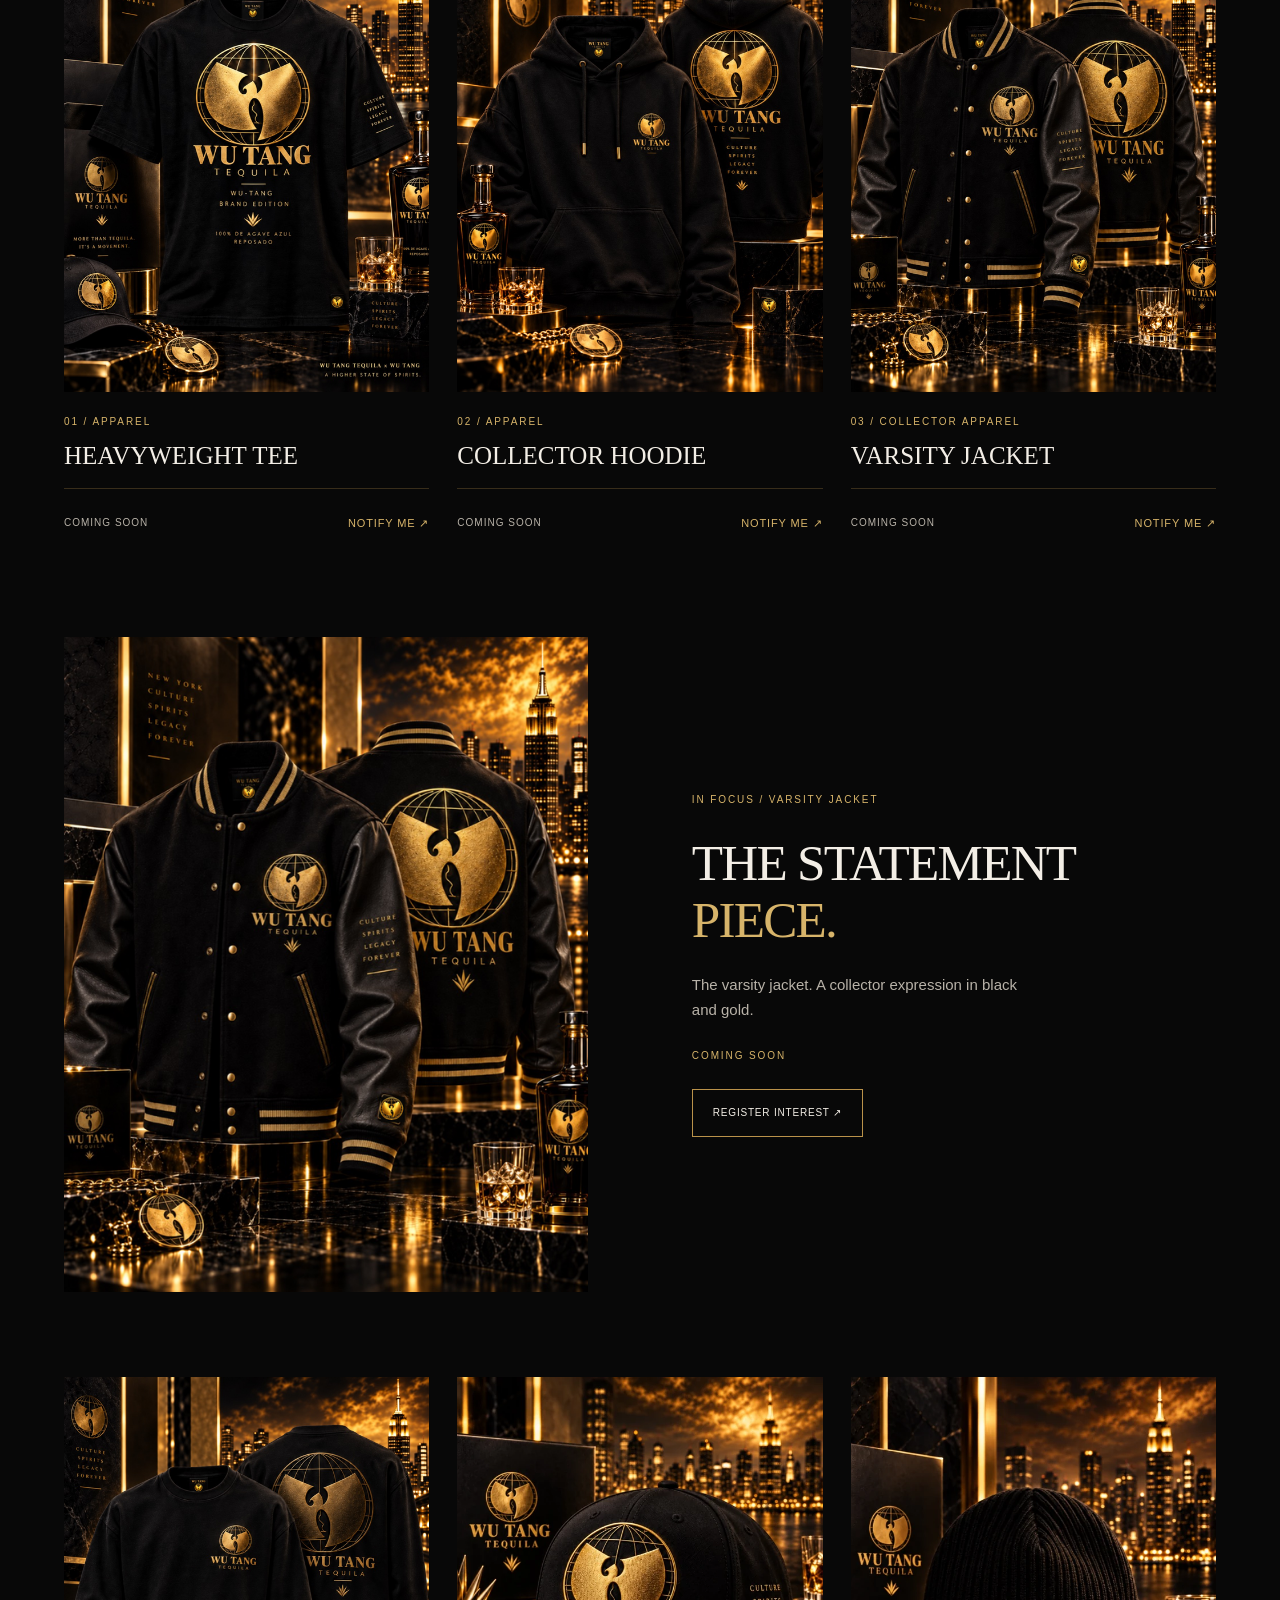
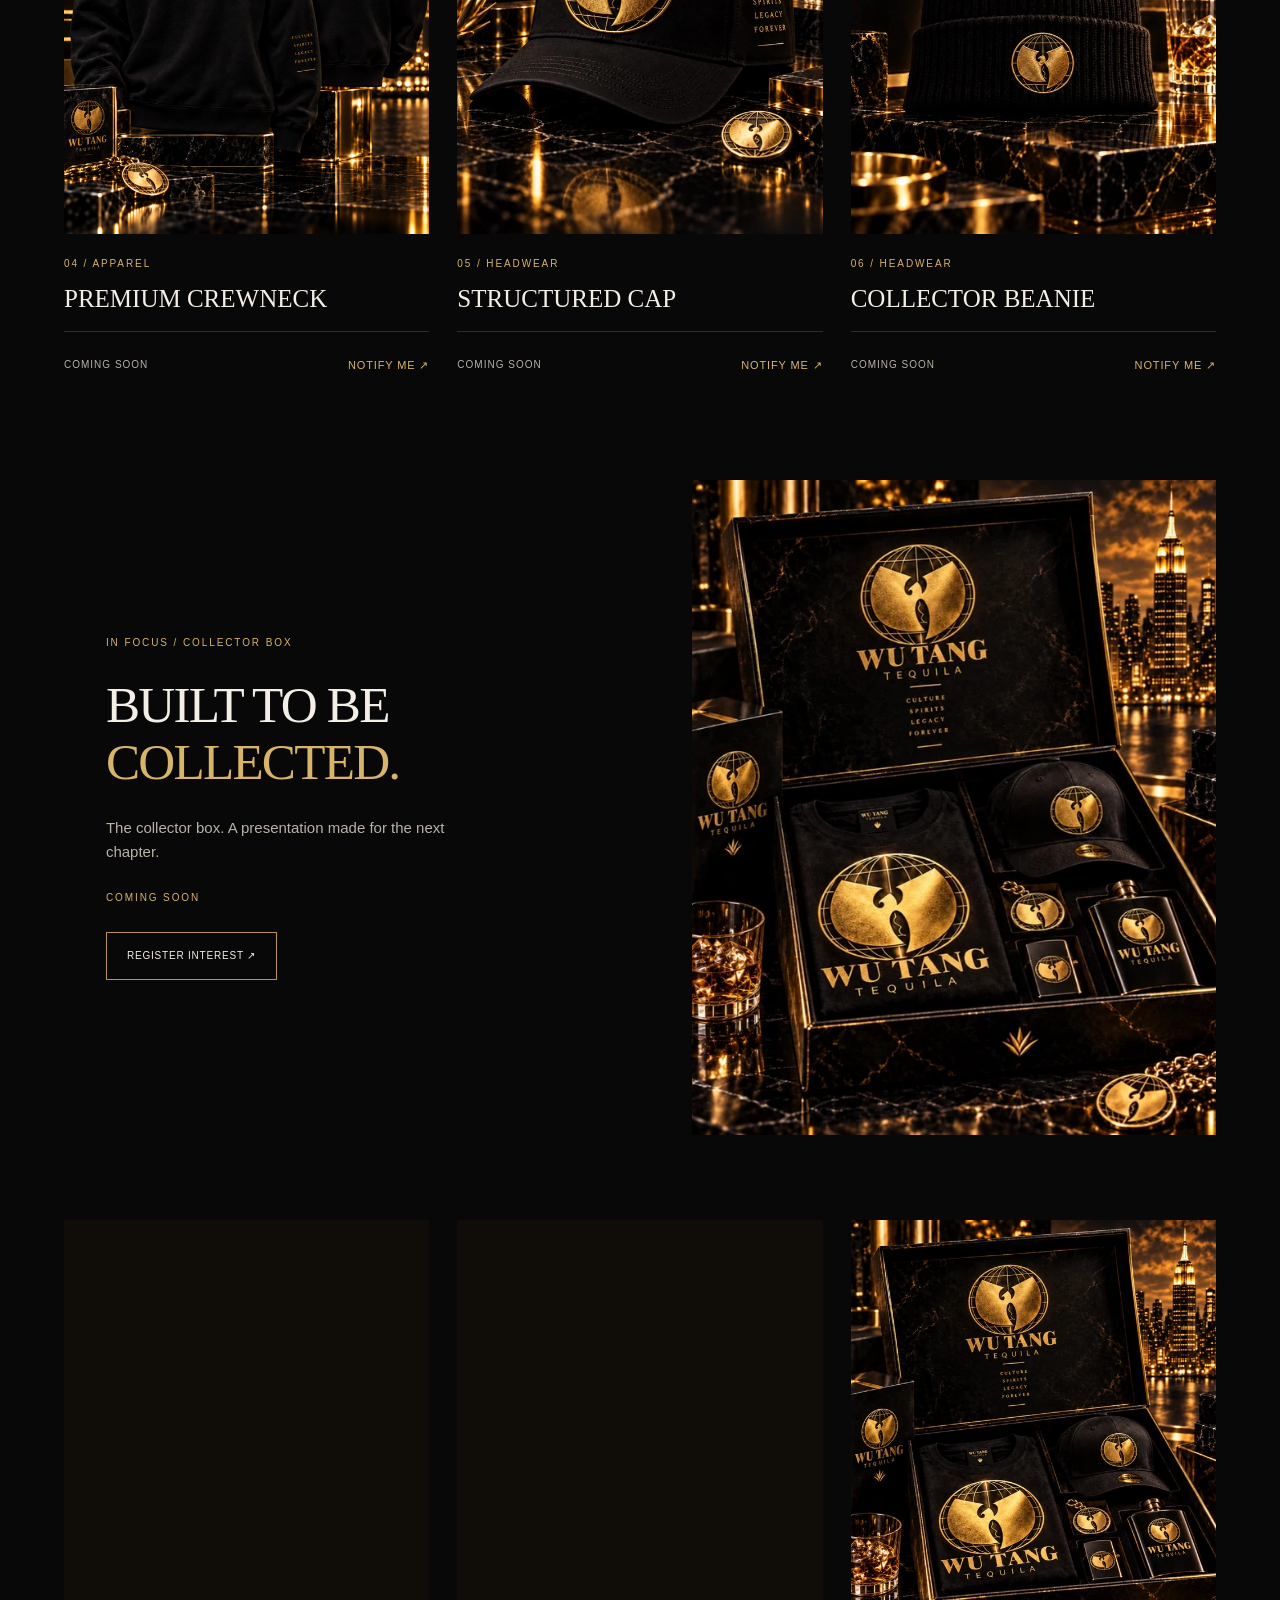
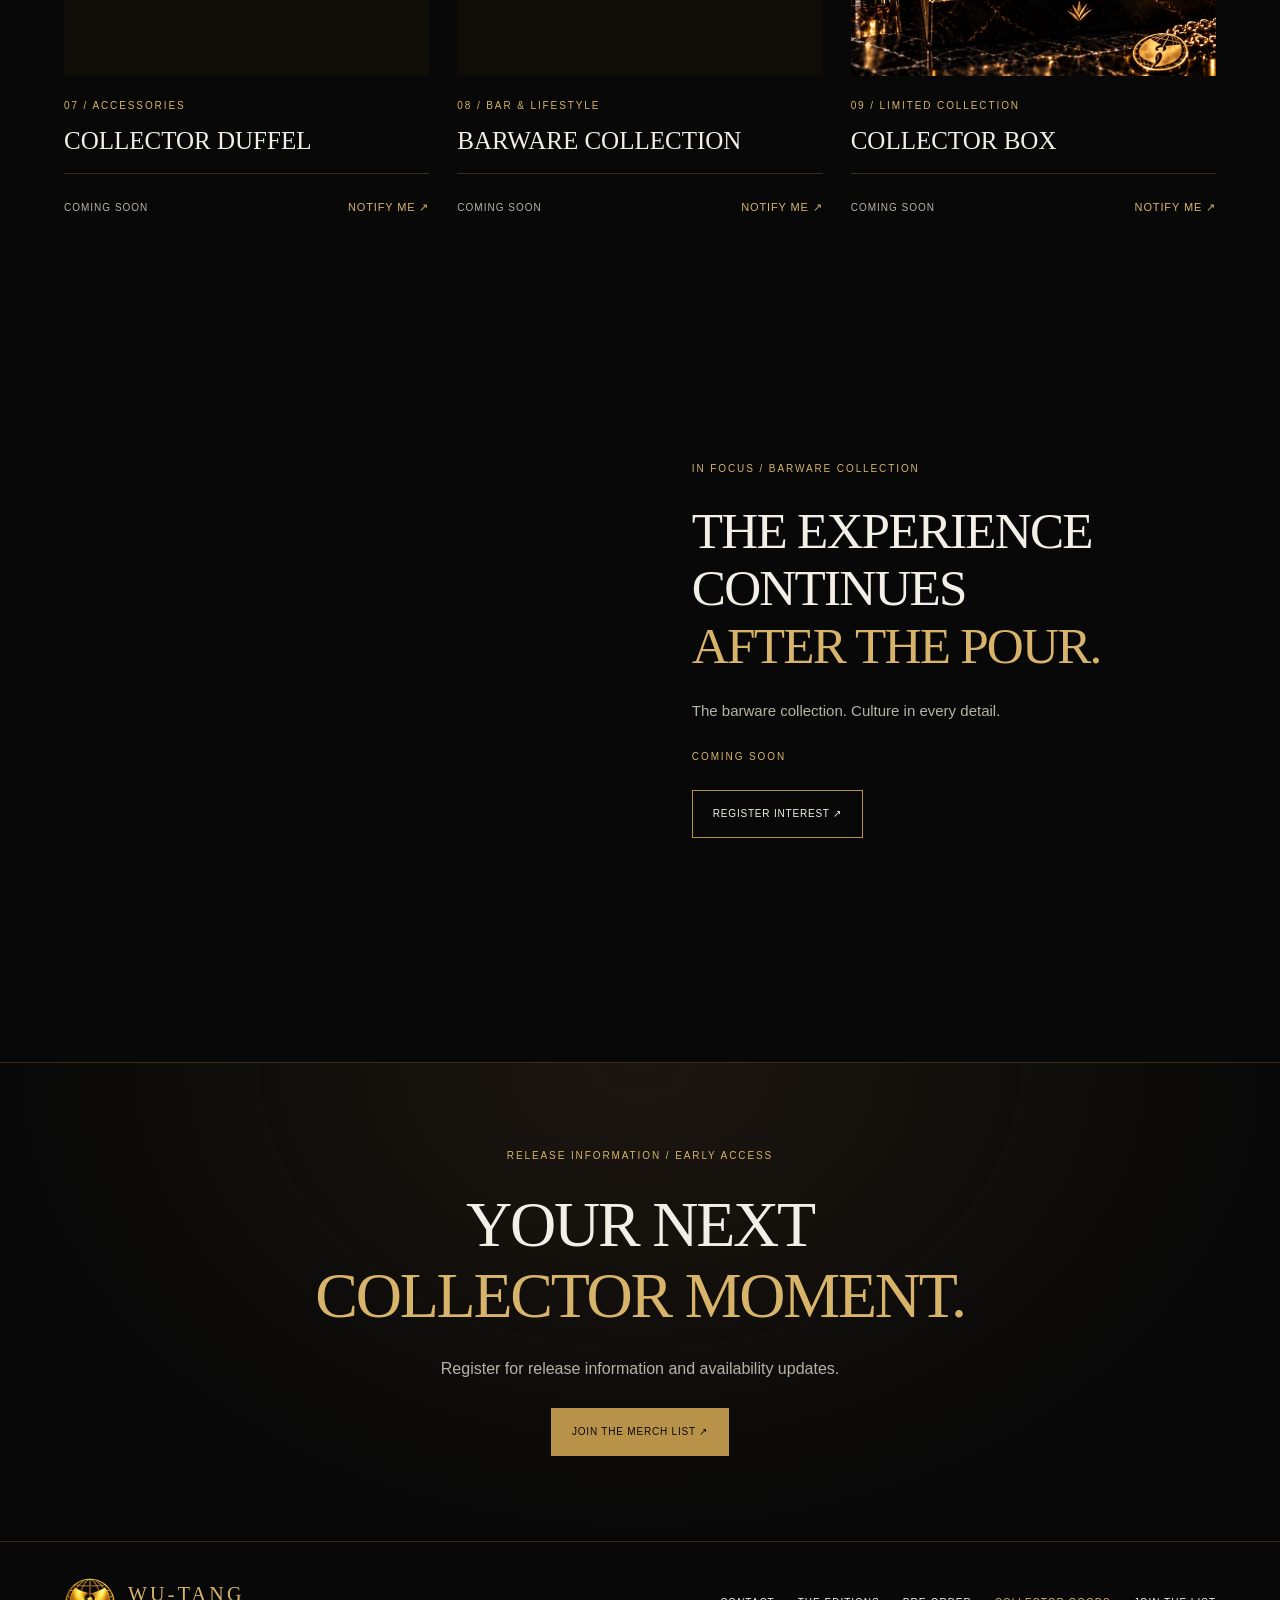
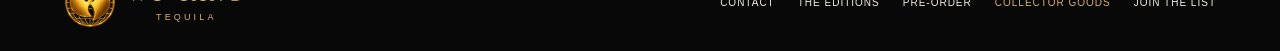
<file: merch.html>
<!doctype html><html lang="en"><meta charset="utf-8"><meta name="viewport" content="width=device-width, initial-scale=1"><meta http-equiv="refresh" content="0;url=collector-goods.html"><title>Collector Goods | WU-TANG TEQUILA</title><a href="collector-goods.html">Explore Collector Goods</a></html>
</file>
<file: styles.css>
:root{color-scheme:dark;--bg:#080808;--panel:#111;--gold:#b9924a;--warm:#d7b46a;--ivory:#f3eee6;--silver:#c6c6c6;--muted:#b8b2a8;--line:#b9924a45}*{box-sizing:border-box}html{scroll-behavior:smooth;scroll-padding-top:90px}body{margin:0;background:var(--bg);color:var(--ivory);font:16px/1.65 Arial,Helvetica,sans-serif}body:has(dialog[open]){overflow:hidden}a{color:inherit;text-decoration:none}button,input,select{font:inherit}button{cursor:pointer;color:inherit}button,a,input,select{-webkit-tap-highlight-color:transparent}button:focus-visible,a:focus-visible,input:focus-visible,select:focus-visible{outline:2px solid var(--warm);outline-offset:5px}h1,h2,h3,p{margin:0}h1,h2,h3{font-family:Georgia,'Times New Roman',serif;font-weight:400;line-height:1.12}em{font-style:normal;color:var(--warm)}img{display:block;max-width:100%}[hidden]{display:none!important}.eyebrow{font-size:10px;letter-spacing:.19em;color:var(--warm)}.fine{font-size:12px;line-height:1.6;color:var(--muted)}.micro{font-size:9px;letter-spacing:.15em}.silver{color:var(--silver)}.wordmark{display:inline-block;font-size:27px;letter-spacing:.2em;line-height:1;color:var(--warm)}.wordmark small{display:block;text-align:center;font-size:8px;letter-spacing:.46em;margin-top:9px}.button{display:inline-flex;justify-content:center;align-items:center;gap:20px;min-height:48px;padding:14px 20px;border:1px solid var(--gold);background:transparent;color:var(--ivory);font-size:10px;letter-spacing:.08em;line-height:1.4;transition:background .2s,color .2s}.button:hover{background:var(--gold);color:var(--bg)}.gold{background:var(--gold);color:var(--bg)}.gold:hover{background:var(--warm)}header{height:80px;position:fixed;inset:0 0 auto;z-index:10;display:flex;justify-content:space-between;align-items:center;padding:0 4%;border-bottom:1px solid var(--line);background:linear-gradient(#080808bb,#08080822);transition:background .25s}header.scrolled{background:#080808f5}nav{display:flex;align-items:center;gap:32px}nav a,nav button{font-size:10px;letter-spacing:.1em;min-height:44px;display:flex;align-items:center;background:none;border:0;padding:0}nav a:hover,nav button:hover{color:var(--warm)}header nav>a:last-child{border:1px solid var(--gold);padding:0 22px}#menu-toggle{display:none}.hero{position:relative;min-height:720px;height:100svh;max-height:1040px;display:flex;align-items:center;border-bottom:1px solid var(--line);isolation:isolate;padding-top:80px}.hero picture{position:absolute;inset:80px 0 0;z-index:-2;background:#0b0906}.hero picture img{width:100%;height:100%;object-fit:contain}.hero:after{content:'';position:absolute;inset:80px 0 0;z-index:-1;background:linear-gradient(90deg,transparent 50%,#08080845)}.hero-copy{margin-left:55%;width:41%;padding:40px 0}.hero h1{font-size:clamp(44px,4.6vw,72px);letter-spacing:-.025em;margin:24px 0}.hero h1 em{display:block;font-size:.51em;letter-spacing:.015em;line-height:1.5}.hero-position{font-size:11px;letter-spacing:.15em;margin:22px 0 14px}.hero-body{font-size:14px;max-width:370px;color:#d1c9bc}.hero-actions{display:flex;gap:12px;margin:25px 0}.hero-caption{position:absolute;bottom:24px;left:4%;right:4%;display:flex;justify-content:space-between;font-size:9px;letter-spacing:.15em;color:var(--muted)}.section{padding:85px 5%}.section-heading{display:grid;grid-template-columns:1fr 1.7fr 1fr;align-items:center;gap:25px;margin-bottom:45px}.section-heading h2{font-size:42px}.section-heading>p:last-child{text-align:right;color:var(--muted);font-size:13px}.edition-grid{display:grid;grid-template-columns:1fr 1fr;gap:30px}.edition-grid article{border:1px solid var(--line);background:#0e0d0b;display:flex;flex-direction:column}.product-image{position:relative}.product-image img{width:100%;height:auto;aspect-ratio:4/3;object-fit:contain}.product-image>span{position:absolute;bottom:0;left:0;right:0;padding:35px 25px 15px;background:linear-gradient(transparent,#080808);font-size:9px;letter-spacing:.14em}.product-copy{padding:28px 30px 32px;flex:1;display:flex;flex-direction:column;align-items:flex-start}.product-copy h3{font-size:29px}.product-copy .eyebrow{margin:14px 0}.product-copy>p:not(.eyebrow){font-size:14px;color:var(--muted);margin-bottom:25px;max-width:460px}.product-copy .button{margin-top:auto}.signup{border-block:1px solid var(--line);background:radial-gradient(ellipse at 30% 0,#32271966,transparent 70%);display:grid;grid-template-columns:1fr 1fr;gap:70px;align-items:center}.signup h2{font-size:42px;margin:20px 0}.signup>div>p:not(.eyebrow){max-width:450px;font-size:14px;color:var(--muted)}label{display:block;font-size:12px;color:var(--silver)}input,select{border:1px solid #665735;background:#111;color:var(--ivory);border-radius:0;padding:12px;min-height:48px;width:100%;font-size:16px;min-width:0}input:focus,select:focus{border-color:var(--warm)}.email-row{display:flex;margin-top:10px}.email-row input{flex:1;border-right:0}.email-row button{white-space:nowrap}.signup form .fine{margin-top:12px}.signup-note{margin-top:28px;color:var(--warm)}.craft{position:relative;min-height:450px;display:flex;align-items:center;padding:65px 5%;isolation:isolate}.craft>img{position:absolute;inset:0;z-index:-2;width:100%;height:100%;object-fit:cover}.craft:after{content:'';position:absolute;inset:0;z-index:-1;background:linear-gradient(90deg,#080808e6,#08080866,transparent)}.craft h2{font-size:40px;margin:24px 0}.craft p:last-child{max-width:390px;font-size:15px;color:#ddd5c8}.culture{display:grid;grid-template-columns:1.15fr 1fr;align-items:center;gap:65px}.culture-art img{width:100%;height:auto;aspect-ratio:16/9}.culture h2{font-size:38px;margin:22px 0}.culture-copy>p:not(.eyebrow){font-size:14px;color:var(--muted);max-width:420px}.culture .button{margin-top:28px}footer{padding:35px 5% 24px;border-top:1px solid var(--line)}.footer-top{display:flex;align-items:center;justify-content:space-between;gap:25px;padding-bottom:30px}.footer-top nav{gap:23px}.footer-bottom{border-top:1px solid var(--line);padding-top:20px;display:flex;justify-content:space-between;gap:20px;font-size:10px;color:var(--muted)}dialog{border:0;padding:0;color:var(--ivory);background:var(--bg)}dialog::backdrop{background:#000b;backdrop-filter:blur(5px)}#age-gate{width:100%;height:100%;max-width:none;max-height:none;margin:0;display:none;place-items:center;padding:30px}#age-gate[open]{display:grid}.gate-inner{text-align:center;width:min(100%,470px)}.gate-inner>.wordmark{margin-bottom:60px}.gate-inner h2{font-size:54px;margin:28px 0}.gate-inner>p:not(.eyebrow){color:var(--muted);font-size:14px}.gate-actions{display:flex;justify-content:center;gap:15px;margin:30px 0}.gate-actions .button{min-width:145px}.gate-inner .fine{margin-top:35px}#mobile-menu{width:100%;height:100%;max-width:none;max-height:none;padding:110px 8%;margin:0}#mobile-menu nav{display:flex;flex-direction:column;align-items:flex-start;gap:25px;margin:55px 0}#mobile-menu nav a,#mobile-menu nav button{font:36px Georgia,serif;letter-spacing:0}.close{position:absolute;right:24px;top:20px;border:0;background:transparent;font-size:11px;letter-spacing:.1em;min-height:44px;padding:10px}#reservation{width:min(680px,100%);max-width:100%;height:100dvh;max-height:100%;margin:0 0 0 auto;border-left:1px solid var(--line);padding:75px 40px 40px;overflow-y:auto}.reserve-intro h2{font-size:43px;margin:17px 0}.reserve-intro>p:not(.eyebrow){margin-top:10px}.reserve-intro .fine{max-width:490px}.fields{display:grid;grid-template-columns:1fr 1fr;gap:18px;margin:30px 0}.fields input,.fields select{margin-top:6px}.check{display:flex;gap:12px;margin:18px 0;align-items:flex-start;font-size:12px}.check input{width:19px;min-height:19px;height:19px;flex:none;accent-color:var(--gold);margin:2px 0}.submit{width:100%;margin-top:12px}.success{padding:28px 0}.success h3{font-size:30px;margin:12px 0 20px}.success p{margin-bottom:18px}.skip{position:fixed;top:-100px;left:20px;z-index:100;background:#080808;padding:12px}.skip:focus{top:10px}
@media(max-width:1100px){.hero h1{font-size:48px}.hero-actions{flex-direction:column;align-items:flex-start}.hero-actions .button{min-width:225px}.section-heading{grid-template-columns:1fr 2fr}.section-heading>p:last-child{display:none}.culture{gap:35px}.culture h2{font-size:30px}.signup{gap:35px}.signup h2{font-size:35px}.footer-top{flex-wrap:wrap}.footer-top>.fine{width:100%}}
@media(min-width:701px) and (max-width:900px){.hero{min-height:680px;height:85svh;max-height:800px}.hero-copy{width:42%;margin-left:54%}.hero h1{font-size:40px}.hero-body{font-size:13px}.hero-position{font-size:9px}.hero-copy>.eyebrow{font-size:9px}.hero picture img{object-fit:cover;object-position:left center}.section{padding:60px 5%}.section-heading h2{font-size:36px}.product-copy{padding:23px}.product-copy h3{font-size:24px}.edition-grid{gap:20px}.signup{grid-template-columns:1fr}.culture{grid-template-columns:1fr 1fr}.culture h2{font-size:28px}}
@media(max-width:700px){header{height:68px;padding:0 6%;background:#080808de}header nav{display:none}#menu-toggle{display:flex;justify-content:center;flex-direction:column;gap:7px;width:44px;height:44px;background:none;border:0}#menu-toggle span{height:1px;width:26px;background:var(--ivory)}.wordmark{font-size:25px}.hero{height:auto;min-height:100svh;max-height:none;display:block;padding-top:68px}.hero picture{position:relative;inset:auto;display:block;width:100%;height:clamp(310px,43svh,430px);z-index:auto;overflow:hidden}.hero picture img{object-fit:cover;object-position:center 58%;height:100%;width:100%}.hero:after,.hero-caption{display:none}.hero-copy{width:auto;margin:0;padding:23px 6% 29px;text-align:center;background:linear-gradient(#100d08,#080808)}.hero h1{font-size:38px;margin:12px 0}.hero h1 em{font-size:.58em}.hero-copy>.eyebrow{font-size:9px;letter-spacing:.12em}.hero-position{margin:14px 0 9px;font-size:10px}.hero-body{font-size:13px;max-width:360px;margin:auto}.hero-actions{flex-direction:row;align-items:stretch;gap:9px;margin:18px 0}.hero-actions .button{min-width:0;flex:1;padding:12px 9px;font-size:9px;gap:9px}.hero .micro{font-size:8px}.section{padding:48px 6%}.section-heading{display:block;margin-bottom:28px}.section-heading h2{font-size:34px;margin-top:18px}.edition-grid{grid-template-columns:1fr;gap:28px}.product-copy{padding:25px}.product-copy h3{font-size:27px}.product-copy .button{width:100%}.signup{grid-template-columns:1fr;gap:28px}.signup h2{font-size:34px}.email-row{flex-direction:column;gap:10px}.email-row input{border-right:1px solid #665735}.craft{min-height:430px;padding:48px 6%}.craft h2{font-size:29px}.craft p:last-child{font-size:14px}.craft:after{background:#08080888}.culture{grid-template-columns:1fr;gap:28px}.culture h2{font-size:34px}.footer-top{align-items:flex-start;gap:25px}.footer-top nav{width:100%;flex-wrap:wrap;gap:10px 24px}.footer-bottom{flex-direction:column;gap:12px}.gate-inner>.wordmark{margin-bottom:35px}.gate-inner h2{font-size:44px}.gate-actions .button{min-width:0;flex:1}#reservation{padding:74px 22px 30px}.reserve-intro h2{font-size:36px}.fields{gap:15px 12px}.fields label{font-size:11px}}
@media(max-width:360px){.fields{grid-template-columns:1fr}.hero-actions{flex-direction:column}.hero h1{font-size:34px}}
@media(prefers-reduced-motion:reduce){html{scroll-behavior:auto}*{animation:none!important;transition:none!important}}


/* Full collection presentation */
.restored-hero{height:92svh;min-height:760px;background:#080808}.restored-hero picture{inset:80px 0 0}.restored-hero picture img{object-fit:contain}.restored-hero .hero-copy{margin-left:56%;width:39%}.restored-hero h1{font-size:clamp(46px,4.6vw,74px)}.restored-hero:after{background:linear-gradient(90deg,transparent 49%,#08080855)}.collection{padding-top:95px;padding-bottom:95px}.edition-grid article{border:0;background:transparent}.product-copy{padding-left:0;padding-right:0}.product-image{border:1px solid var(--line)}.nyc-feature{position:relative;padding:65px 5%;display:grid;grid-template-columns:.8fr 1.5fr;gap:5%;align-items:center;border-block:1px solid var(--line);background:radial-gradient(ellipse at 20% 40%,#34231366,transparent 65%)}.nyc-feature picture img{width:100%;height:auto;object-fit:contain}.nyc-feature h2{font-size:clamp(32px,3vw,48px);margin:22px 0}.nyc-feature-copy>p:not(.eyebrow):not(.micro){font-size:14px;color:var(--muted);margin:20px 0}.nyc-feature .micro{margin:20px 0}.nyc-feature .button{margin-top:10px}.craft{min-height:500px}.culture{padding-block:90px}.signup{padding-block:85px}
@media(min-width:701px) and (max-width:1000px){.restored-hero{min-height:670px;height:80svh}.restored-hero .hero-copy{margin-left:54%;width:42%}.restored-hero h1{font-size:40px}.nyc-feature{grid-template-columns:1fr;gap:35px}.nyc-feature-copy{max-width:550px}.nyc-feature picture{grid-row:1}.culture{gap:30px}}
@media(max-width:700px){.restored-hero{height:auto;min-height:0;padding-top:68px;display:flex;flex-direction:column}.restored-hero picture{inset:auto;position:relative;width:100%;height:auto;overflow:visible;order:2;background:#080808}.restored-hero picture img{width:100%;height:auto;object-fit:contain;aspect-ratio:720/1280}.restored-hero .hero-copy{order:1;width:100%;margin:0;padding:35px 6% 30px;background:radial-gradient(ellipse at 50% 100%,#34241466,transparent 80%);text-align:center}.restored-hero h1{font-size:43px;margin:15px 0}.restored-hero h1 em{font-size:.52em;line-height:1.5}.restored-hero .hero-body{font-size:13px}.restored-hero .hero-actions{margin:20px 0}.restored-hero .hero-actions .button{font-size:9px;min-height:49px}.collection{padding-block:50px}.section-heading h2{font-size:35px}.edition-grid{gap:35px}.product-copy{padding:22px 0 0}.product-copy h3{font-size:27px}.nyc-feature{display:flex;flex-direction:column;padding:0;gap:0}.nyc-feature picture{width:100%;order:1}.nyc-feature picture img{width:100%;height:auto}.nyc-feature-copy{order:2;padding:35px 6% 45px;width:100%}.nyc-feature h2{font-size:37px}.nyc-feature .button{width:100%}.craft{min-height:430px}.craft h2{font-size:29px}.culture{padding-block:50px}.signup{padding-block:50px}.signup h2{font-size:32px}}

.goods-teaser{display:grid;grid-template-columns:1fr 1fr;gap:6%;align-items:center;border-top:1px solid var(--line)}.goods-teaser img{width:100%;height:auto}.goods-teaser h2{font-size:36px;margin:18px 0}.goods-teaser p:not(.eyebrow){color:var(--muted);font-size:14px}.goods-teaser .button{margin-top:22px}@media(max-width:700px){.goods-teaser{grid-template-columns:1fr;gap:25px}.goods-teaser h2{font-size:31px}}@media(min-width:701px) and (max-width:850px){header nav{gap:15px}header nav a,header nav button{font-size:9px}header nav>a:last-child{padding-inline:12px}}

/* One supplied, unaltered globe artwork for the site identity. */
.brand-identity{display:inline-flex!important;align-items:center;gap:12px;letter-spacing:.12em!important}
.brand-identity img{display:block;width:52px;height:52px;object-fit:contain;flex-shrink:0;padding:3px;background:white;filter:none;transform:none}
.brand-name{font:20px/1.2 Georgia,serif;color:var(--warm)}
.brand-name small{display:block;font:9px/1.5 Arial,sans-serif;letter-spacing:.35em;margin-top:5px;text-align:center}
.goods-official-identity{grid-column:1/-1;margin-bottom:8px}.goods-official-identity img{width:88px;height:88px}.goods-official-identity .brand-name{font-size:24px}
@media(max-width:700px){.brand-identity{gap:9px}.brand-identity img{width:42px;height:42px}.brand-name{font-size:17px}.goods-official-identity{margin-bottom:24px}.goods-official-identity img{width:72px;height:72px}}

.brand-identity img{background:transparent;padding:0}
@media(min-width:701px) and (max-width:900px){header nav{display:none}#menu-toggle{display:flex}}
</file>
<file: collector-goods.css>
.goods-page h1,.goods-page h2{letter-spacing:-.035em}nav [aria-current=page]{color:var(--warm)}.goods-hero{padding-top:80px}.goods-hero-top{padding:65px 5% 45px;display:grid;grid-template-columns:1.15fr 1fr;gap:8%;align-items:end}.goods-hero h1{font-size:clamp(65px,8.6vw,132px);line-height:.94;margin-top:24px}.goods-manifesto{font:29px/1.15 Georgia,serif;letter-spacing:.1em;color:var(--warm)}.goods-hero-intro>p:not(.goods-manifesto):not(.eyebrow){max-width:390px;color:var(--muted);font-size:14px;margin:20px 0}.goods-actions{display:flex;gap:12px;margin-top:22px;flex-wrap:wrap}.goods-campaign{margin:0 5%}.goods-campaign img{width:100%;height:auto}.goods-caption{margin:0 5%;padding:20px 0;border-bottom:1px solid var(--line);display:flex;justify-content:space-between;font-size:10px;letter-spacing:.14em;color:var(--warm)}.goods-intro{display:grid;grid-template-columns:.65fr 1.4fr 1fr;gap:35px;align-items:center}.goods-intro h2{font-size:45px}.goods-intro>p:last-child{font-size:14px;color:var(--muted)}.goods-grid{display:grid;grid-template-columns:repeat(3,minmax(0,1fr));gap:28px;padding:0 5% 75px}.goods-card img{width:100%;height:auto;object-fit:contain;aspect-ratio:4/5;background:#100d08}.goods-card-copy{padding-top:22px}.goods-card h3{font-size:25px;margin:12px 0 18px}.goods-card-bottom{border-top:1px solid var(--line);padding-top:10px;display:flex;justify-content:space-between;align-items:center;gap:12px}.goods-card-bottom>span{font-size:10px;letter-spacing:.1em;color:var(--muted)}.goods-card-bottom button{border:0;border-bottom:1px solid transparent;background:none;min-height:44px;padding:9px 0;font-size:11px;letter-spacing:.08em;color:var(--warm)}.goods-card-bottom button:hover{border-color:var(--warm)}.goods-feature{display:grid;grid-template-columns:1fr 1fr;gap:9%;align-items:center;margin:0 5% 85px;padding-top:15px}.goods-feature-image{max-width:600px}.goods-feature img{width:100%;height:auto;object-fit:contain}.goods-feature-copy h2{font-size:clamp(36px,4vw,62px);margin:25px 0}.goods-feature-copy>p:not(.eyebrow){max-width:350px;color:var(--muted);font-size:15px;margin-bottom:25px}.goods-feature-copy .button{margin-top:25px}.goods-feature.reverse .goods-feature-image{order:2}.goods-feature.reverse .goods-feature-copy{padding-left:8%}.goods-signup{text-align:center;border-top:1px solid var(--line);background:radial-gradient(ellipse at 50% 0,#34271977,transparent 70%)}.goods-signup h2{font-size:clamp(38px,5vw,65px);margin:24px 0}.goods-signup>p:not(.eyebrow){color:var(--muted);margin-bottom:26px}#goods-interest{width:min(700px,100%);max-width:100%;height:100dvh;max-height:100%;margin:0 0 0 auto;border-left:1px solid var(--line);padding:75px 40px 40px;overflow:auto}#goods-interest h2{font-size:48px;margin:18px 0}#goods-form-content>p:not(.eyebrow){font-size:14px;color:var(--muted)}#goods-interest fieldset{border:1px solid var(--line);padding:16px;margin:20px 0}#goods-interest legend{font-size:14px;padding:0 8px}#goods-interest legend span{font-size:12px;color:var(--muted)}.interest-options{display:grid;grid-template-columns:1fr 1fr;gap:8px 16px}.interest-options .check{margin:0;min-height:44px;align-items:center;font-size:11px}.interest-options input{margin:0}#goods-error{color:#f5c997;font-size:13px;margin-bottom:15px}@media(max-width:1000px){.goods-hero-top{gap:5%}.goods-hero h1{font-size:70px}.goods-manifesto{font-size:24px}.goods-intro{grid-template-columns:1fr 1fr}.goods-intro>.eyebrow{grid-column:1/-1}.goods-grid{gap:20px;grid-template-columns:repeat(2,minmax(0,1fr))}.goods-grid .goods-card:last-child{grid-column:1/-1;max-width:calc(50% - 10px)}.goods-feature{gap:6%}.goods-feature-copy h2{font-size:37px}.goods-card h3{font-size:23px}}@media(max-width:700px){.goods-hero{padding-top:68px}.goods-hero-top{padding:36px 6% 30px;display:block}.goods-hero h1{font-size:clamp(62px,16vw,85px);margin:18px 0 25px}.goods-manifesto{font-size:19px;line-height:1.4;letter-spacing:.09em}.goods-manifesto br{display:none}.goods-manifesto br:after{content:' '}.goods-hero-intro>p:not(.goods-manifesto):not(.eyebrow){font-size:14px;margin:16px 0}.goods-actions{flex-direction:column;gap:10px}.goods-actions .button{min-height:48px;font-size:11px}.goods-campaign{margin:0}.goods-caption{margin:0 6%;gap:15px;font-size:8px;letter-spacing:.08em}.goods-intro{display:block;padding:45px 6%}.goods-intro h2{font-size:36px;margin:18px 0}.goods-grid{display:block;padding:0 0 30px}.goods-card{margin-bottom:35px}.goods-grid .goods-card:last-child{max-width:none}.goods-card img{width:100%;aspect-ratio:auto;height:auto}.goods-card-copy{padding:18px 6% 0}.goods-card h3{font-size:27px;margin:12px 0 15px}.goods-card .eyebrow{font-size:11px}.goods-card-bottom>span{font-size:11px}.goods-card-bottom button{font-size:12px;min-height:48px}.goods-feature{display:flex;flex-direction:column;margin:0 0 50px;gap:0;padding:0;background:#11100d}.goods-feature-image{width:100%;max-width:none}.goods-feature-copy,.goods-feature.reverse .goods-feature-copy{padding:32px 6% 40px;width:100%}.goods-feature.reverse .goods-feature-image{order:0}.goods-feature-copy h2{font-size:37px;margin:20px 0}.goods-feature-copy .button{width:100%}.goods-signup{padding-block:50px}.goods-signup h2{font-size:37px}#goods-interest{padding:74px 22px 30px}#goods-interest h2{font-size:39px}.interest-options{gap:8px}.interest-options .check{font-size:10px}.goods-page .eyebrow{line-height:1.6}}@media(prefers-reduced-motion:no-preference){.goods-card-copy button{transition:border-color .2s}.goods-feature-copy .button{transition:background .2s,color .2s}}
.goods-card-bottom button{min-height:48px}.goods-hero-top>div{min-width:0}

@media(min-width:701px) and (max-width:1000px){.goods-hero-top{grid-template-columns:1fr;gap:28px}.goods-hero h1{font-size:70px}.goods-manifesto br{display:none}.goods-hero-intro>p:not(.goods-manifesto):not(.eyebrow){max-width:540px}}
</file>
